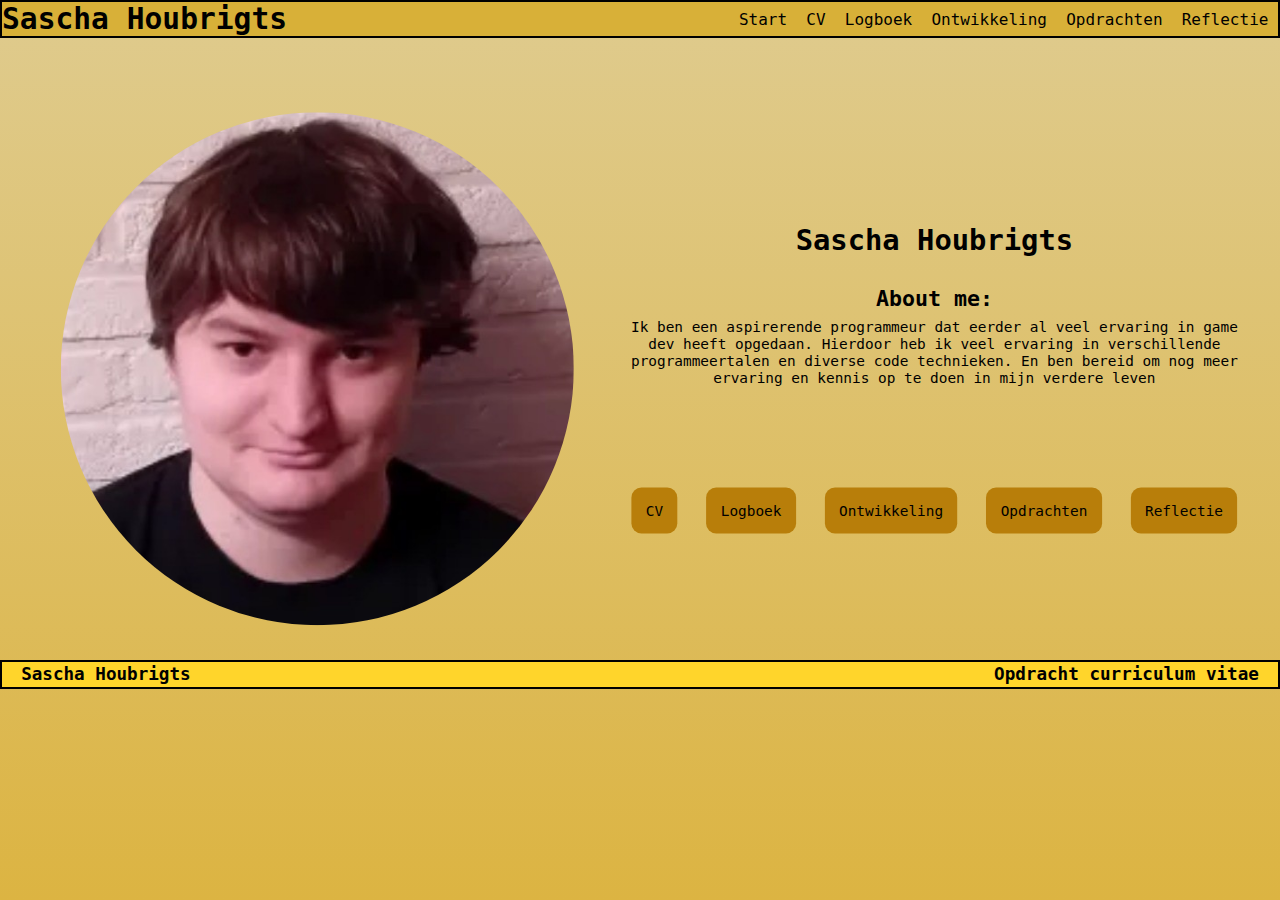
<file: Index.html>
<!DOCTYPE html>
<html lang="en">
<head>
    <meta charset="UTF-8">
    <meta name="viewport" content="width=device-width, initial-scale=1.0">
    <title>Index</title>
  <link rel="stylesheet" href="global.css">
  <link rel="stylesheet" href="Index.css">
</head>
<body>

<header>
  <nav>
    <h1>Sascha Houbrigts</h1>
    <ul class="header__nav-list">
      <li>
        <a href="Index.html">Start</a>
      </li>
      <li>
        <a href="CV.html">CV</a>
      </li>
      <li>
        <a href="Logboek.html">Logboek</a>
      </li>
      <li>
        <a href="ontwikkeling.html">Ontwikkeling</a>
      </li>
      <li>
        <a href="opdrachten.html">Opdrachten</a>
      </li>
      <li>
        <a href="reflecteren.html">Reflectie</a>
      </li>
    </ul>
  </nav>
</header>

<main>

  <div id="main__grid">
    <div id="main__column1-image">
      <img src="Assets/FotoMij.jfif" >
    </div>

    <div id="main__column2-aboutme" class="flex">
      <h1>Sascha Houbrigts</h1>
      <h2>About me:</h2>
      <p>Ik ben een aspirerende programmeur dat eerder al veel ervaring in game dev heeft opgedaan. Hierdoor heb ik veel
        ervaring in verschillende programmeertalen en diverse code technieken. En ben bereid om nog meer ervaring en
        kennis op te doen in mijn verdere leven</p>

      <ul id="main__column2_navlist">
        <li id="cv__button-background">
          <div>
            <a href="CV.html" class="button">CV</a>
          </div>
        </li>
        <li id="log__button-background" class="button">
          <div>
            <a href="Logboek.html">Logboek</a>
          </div>
        </li>
        <li id="dev__button-background" class="button">
          <div>
            <a href="ontwikkeling.html">Ontwikkeling</a>
          </div>
        </li>
        <li id="task__button-background" class="button">
          <div>
            <a href="opdrachten.html">Opdrachten</a>
          </div>
        </li>
        <li id="refl__button-background" class="button">
          <div>
            <a href="reflecteren.html">Reflectie</a>
          </div>
        </li>
      </ul>
    </div>
    </div>
</main>

<footer>

  <div class="footer__items-flex">
    <p>Sascha Houbrigts</p>
    <p>Opdracht curriculum vitae</p>
  </div>

</footer>

</body>
</html>
</file>
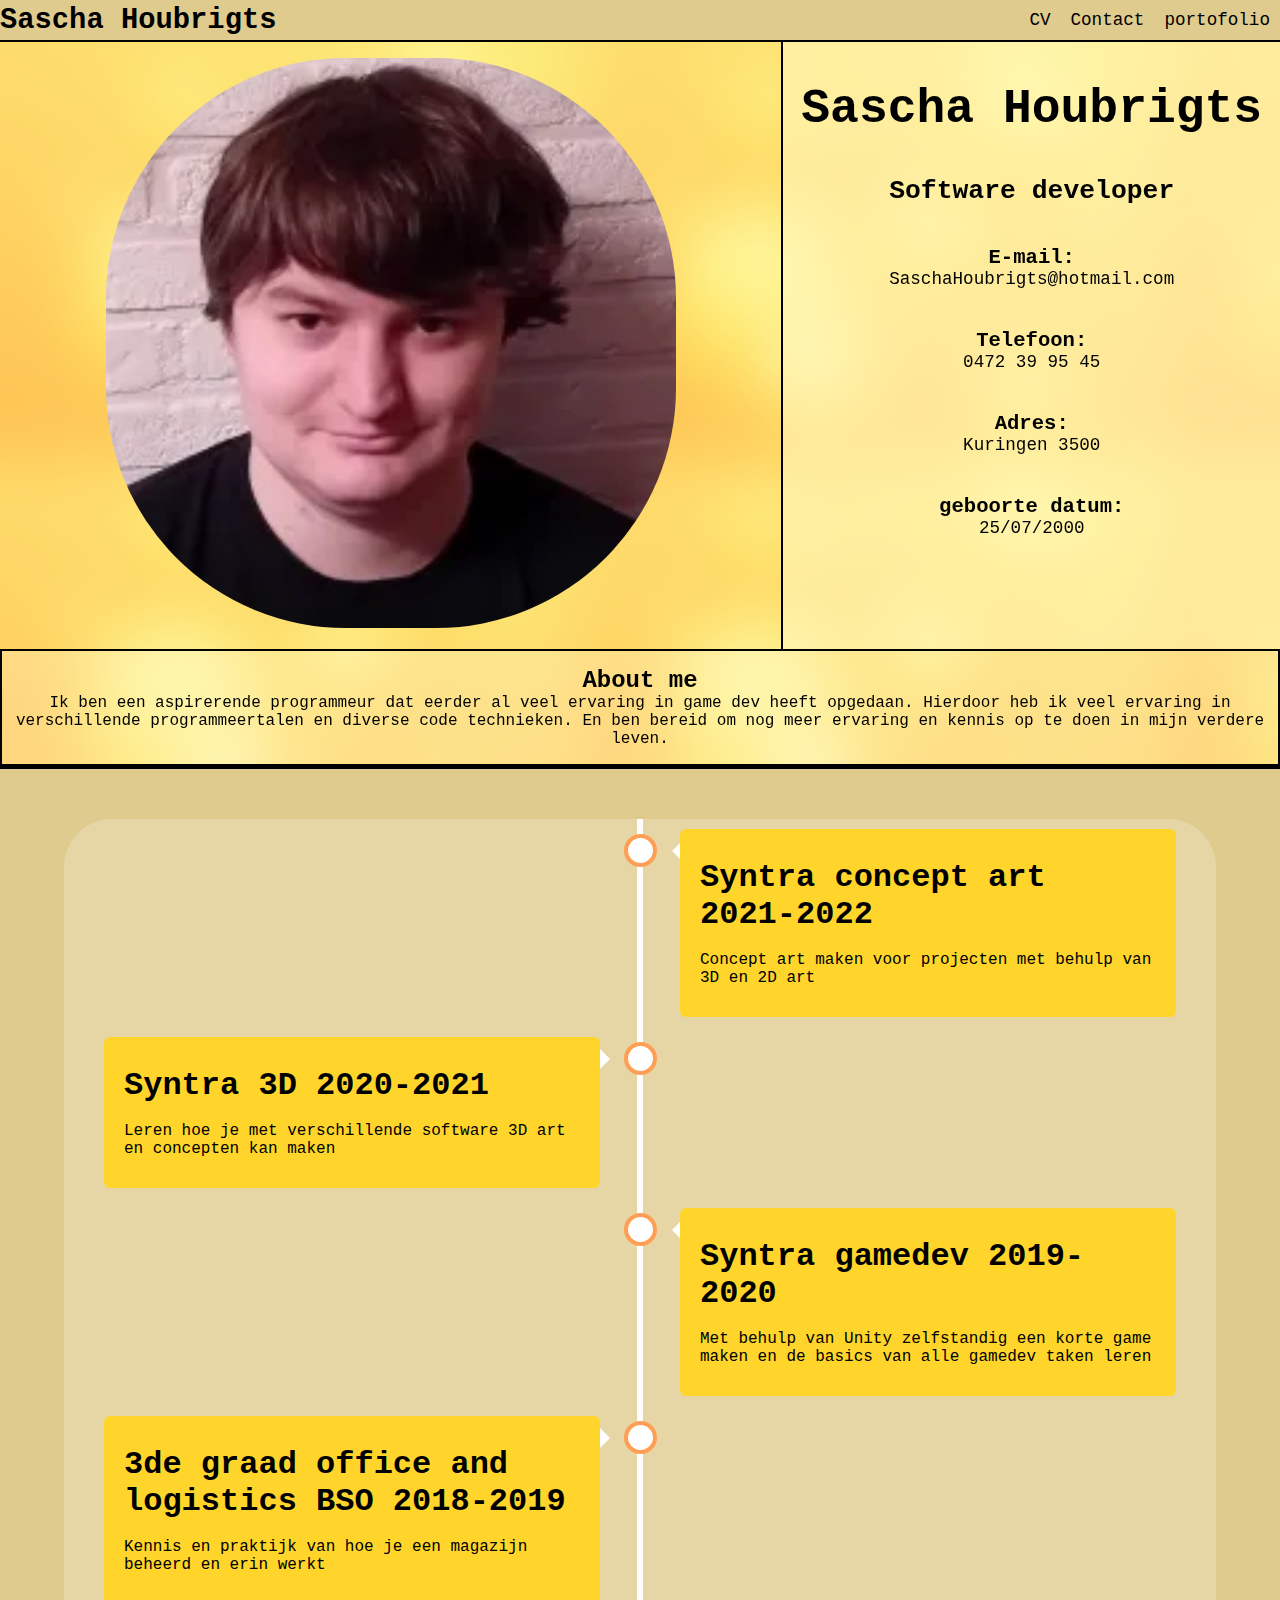
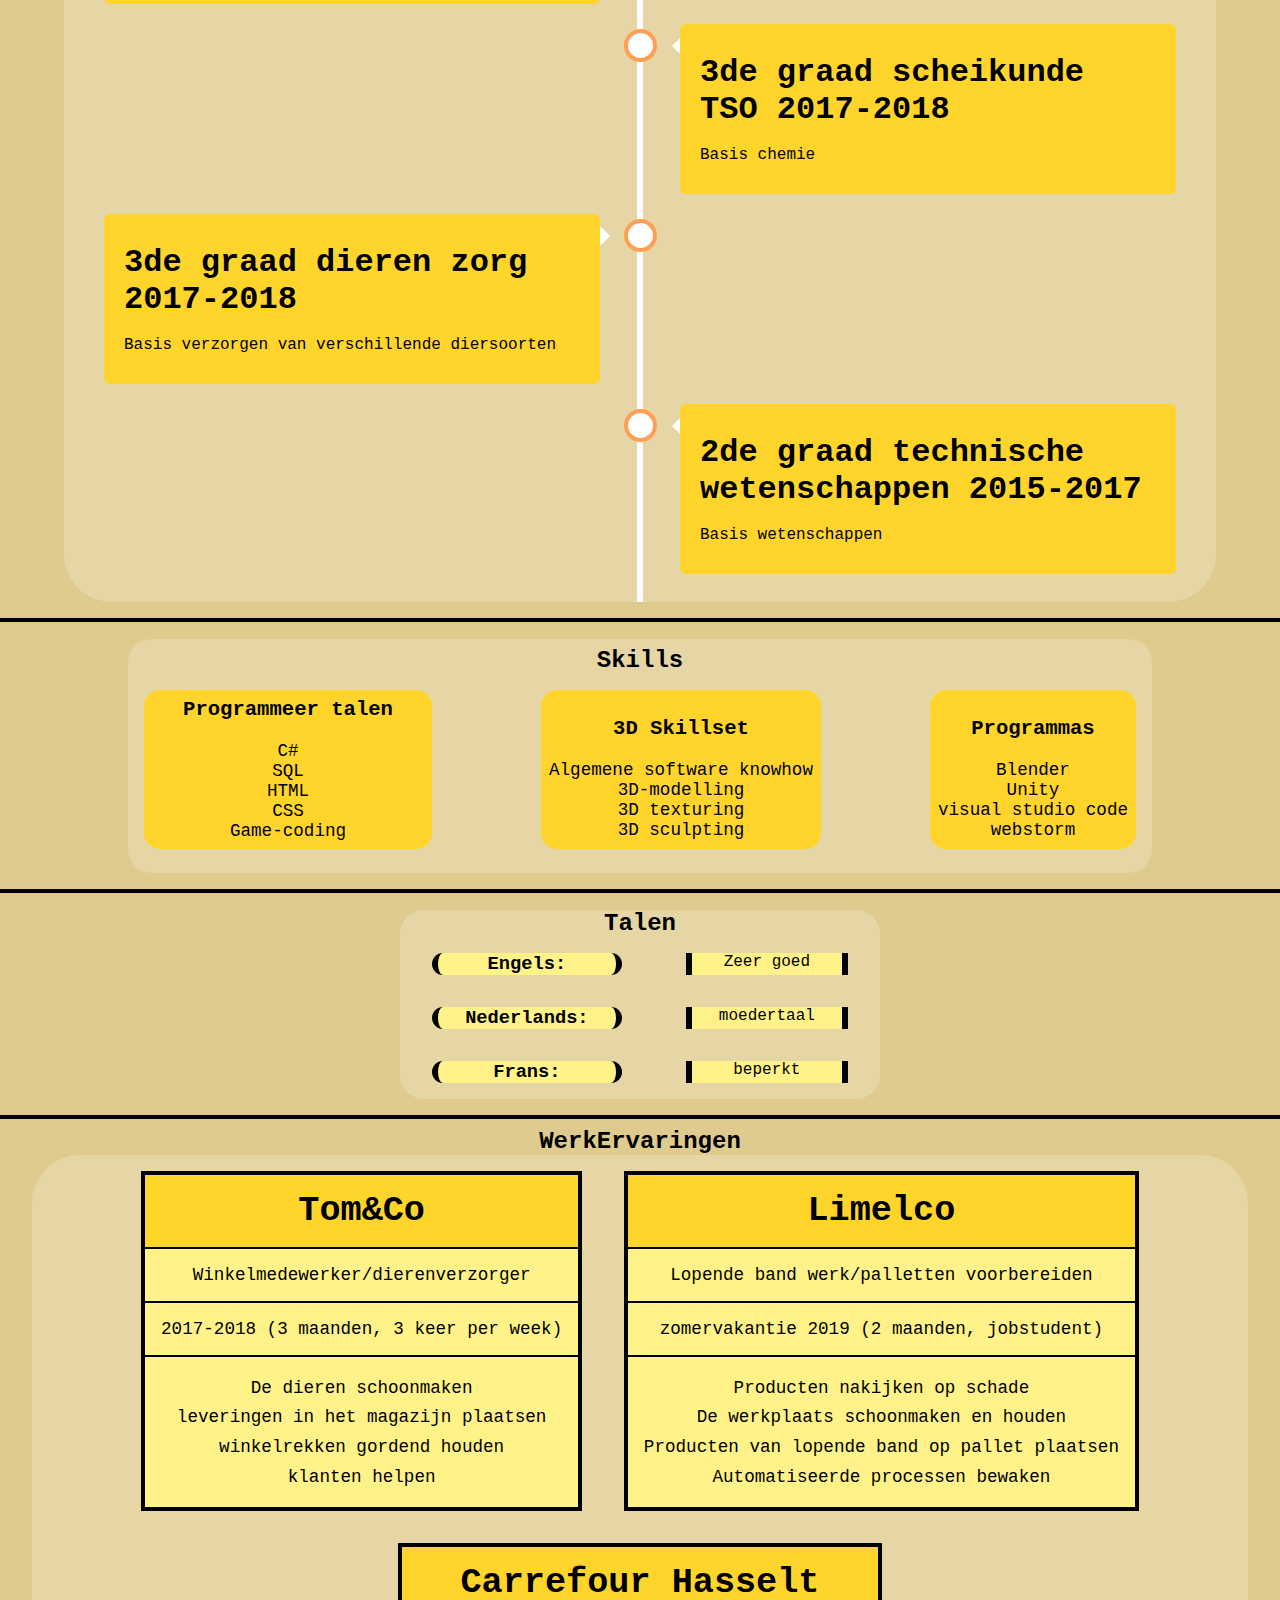
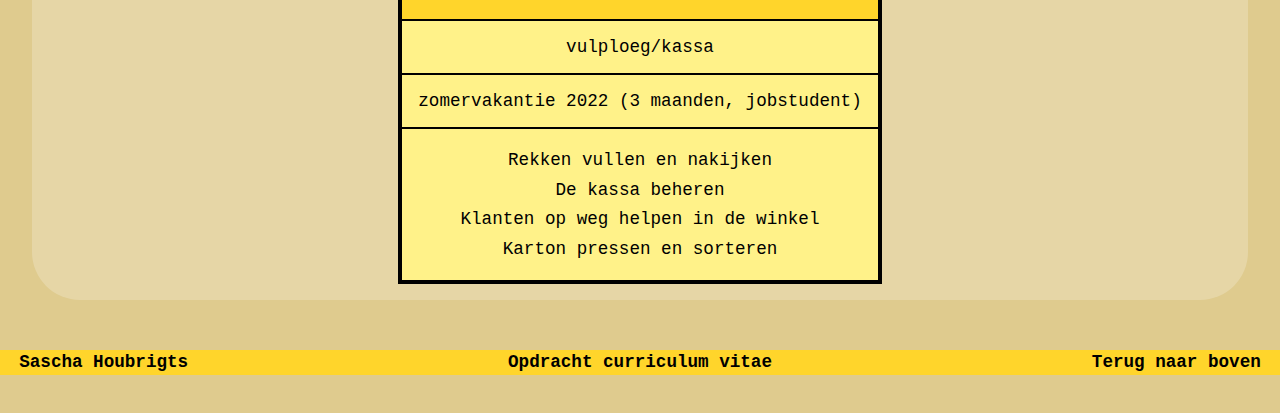
<file: index.html>
<!DOCTYPE html>
<html lang="en">
<head>
    <meta charset="UTF-8">
    <title>index</title>
  <link rel="stylesheet" href="index.css">
</head>
<body>

<nav>
  <h1>Sascha Houbrigts</h1>


  <ul class="header__nav-list">
    <li>
      CV
    </li>
    <li>
     Contact
    </li>
    <li>
      <a href="https://saschahoubrigts.wixsite.com/saschahoubrigtsporto/portfolio-collections/my-portfolio">portofolio</a>
    </li>
  </ul>
 </nav>



  <header class="whole__wide-background">
    <div class="intro__div-grid backdrop__blur-image">

      <div class="website__intro--image">
        <a href="https://www.linkedin.com/in/sascha-houbrigts-7b28042b3/" target="_blank"><img src="Assets/FotoMij.jfif" alt=""></a>
        <div id="background"></div>
      </div>


      <div class="intro__list-design backdrop__blur-list">
        <ul class="website__intro-list">
          <li><h1>Sascha Houbrigts</h1></li>
          <li><h2>Software developer</h2></li>
          <li><h3>E-mail:</h3>SaschaHoubrigts@hotmail.com</li>
          <li><h3>Telefoon:</h3>0472 39 95 45</li>
          <li><h3>Adres:</h3>Kuringen 3500</li>
          <li><h3>geboorte datum:</h3>25/07/2000</li>
        </ul>
      </div>

      <div class="aboutMe__section-design backdrop__blur-aboutme">
        <div>
          <h2>About me</h2>
          <p>Ik ben een aspirerende programmeur dat eerder al veel ervaring in game dev heeft opgedaan. Hierdoor heb ik
            veel
            ervaring in verschillende programmeertalen en diverse code technieken. En ben bereid om nog meer ervaring en
            kennis op te doen in mijn verdere leven.</p>
        </div>
      </div>
    </div>
  </header>

<main>

  <article>

    <section class="education__section-timeline">


      <div class="education__timeline-container education__timeline-right">
        <div class="education__timeline-content">
          <h1>Syntra concept art 2021-2022</h1>
          <p> <br>Concept art maken voor projecten met behulp van 3D en 2D art</p>
        </div>
      </div>

      <div class="education__timeline-container education__timeline-left">
        <div class="education__timeline-content">
          <h1>Syntra 3D 2020-2021<br></h1>
          <p><br>Leren hoe je met verschillende software 3D art en concepten kan maken</p>
        </div>
      </div>

      <div class="education__timeline-container education__timeline-right">
        <div class="education__timeline-content">
          <h1>Syntra gamedev 2019-2020<br></h1>
          <p><br>Met behulp van Unity zelfstandig een korte game maken en de basics van alle gamedev taken leren</p>
        </div>
      </div>


      <div class="education__timeline-container education__timeline-left">
        <div class="education__timeline-content">
        <h1>3de graad office and logistics BSO 2018-2019<br></h1>
        <p><br>Kennis en praktijk van hoe je een magazijn beheerd en erin werkt</p>
      </div>
      </div>

      <div class="education__timeline-container education__timeline-right">
        <div class="education__timeline-content">
          <h1>3de graad scheikunde TSO 2017-2018<br></h1>
          <p><br>Basis chemie</p>
        </div>
      </div>


        <div class="education__timeline-container education__timeline-left">
          <div class="education__timeline-content">
            <h1> 3de graad dieren zorg 2017-2018<br></h1>
            <p><br>Basis verzorgen van verschillende diersoorten</p>
          </div>
        </div>

      <div class="education__timeline-container education__timeline-right">
        <div class="education__timeline-content">
          <h1>2de graad technische wetenschappen 2015-2017<br></h1>
          <p><br>Basis wetenschappen</p>
        </div>
      </div>


      <div class=education__grid-middle>
        <p class="dot">&nbsp</p>
      </div>


    </section>

    <div class="horizontalLine"></div>
      <div class="skills__section-design">
        <h2>Skills</h2>
        <ul class="skills__section-flex">
          <li>
            <ul class="Skills__List-design">
              <li><h3>Programmeer talen</h3></li>
              <li><br>C#</li>
              <li>SQL</li>
              <li>HTML</li>
              <li>CSS</li>
              <li>Game-coding</li>
            </ul>
          </li>

          <li>
            <ul class="skills__List-design">
              <li><h3>3D Skillset</h3></li>
              <li><br>Algemene software knowhow</li>
              <li>3D-modelling</li>
              <li>3D texturing</li>
              <li>3D sculpting</li>
            </ul>
          </li>

          <li>
            <ul class="skills__List-design">
              <li><h3>Programmas</h3></li>
              <li><br>Blender</li>
              <li>Unity</li>
              <li>visual studio code</li>
              <li>webstorm</li>
            </ul>
          </li>
        </ul>
      </div>

    <div class="horizontalLine"></div>

      <div class="languages__section-design">
        <h2>Talen</h2>
        <div class="languages__section-grid">
          <h3>Engels:</h3> <p>Zeer goed</p>
          <h3>Nederlands:</h3> <p>moedertaal</p>
          <h3>Frans:</h3><p>beperkt</p>
        </div>
      </div>

    <div class="horizontalLine"></div>

    <h2>WerkErvaringen</h2>
    <div class="work__Lists-flex">
      <ul class="work__experience-list">
        <li><h1>Tom&Co</h1></li>
        <li>Winkelmedewerker/dierenverzorger</li>
        <li>2017-2018 (3 maanden, 3 keer per week)</li>
        <li>
          <ul class="work__Tasks-list">
            <li>De dieren schoonmaken</li>
            <li>leveringen in het magazijn plaatsen</li>
            <li>winkelrekken gordend houden</li>
            <li>klanten helpen</li>
          </ul>
        </li>
        </ul>

      <ul class="work__experience-list">
        <li><h1>Limelco</h1></li>
        <li>Lopende band werk/palletten voorbereiden</li>
        <li>zomervakantie 2019 (2 maanden, jobstudent)</li>
        <li>
          <ul class="work__Tasks-list">
            <li>Producten nakijken op schade</li>
            <li>De werkplaats schoonmaken en houden</li>
            <li>Producten van lopende band op pallet plaatsen</li>
            <li>Automatiseerde processen bewaken</li>
          </ul>
        </li>
      </ul>

      <ul class="work__experience-list table_list">
        <li><h1>Carrefour Hasselt</h1></li>
        <li>vulploeg/kassa</li>
        <li>zomervakantie 2022 (3 maanden, jobstudent)</li>
        <li>
          <ul class="work__Tasks-list">
            <li>Rekken vullen en nakijken</li>
            <li>De kassa beheren</li>
            <li>Klanten op weg helpen in de winkel</li>
            <li>Karton pressen en sorteren</li>
          </ul>
        </li>
      </ul>

      <!--<table class="table">
        <tr>
          <th>
            <h1>Carrefour Hasselt</h1>
          </th>
        <tr>
        <td>Rekken vullen en nakijken</td></tr>
        <tr>
          <td>De kassa beheren</td></tr>
        <tr>
          <td>Klanten op weg helpen in de winkel</td></tr>
        <tr>
          <td>Karton pressen en sorteren</td></tr>
      </table>-->
    </div>

  </article>
  
</main>

<footer>

  <div class="footer__items-flex">
    <p>Sascha Houbrigts</p>
    <p>Opdracht curriculum vitae</p>
    <p><a href="#">Terug naar boven</a></p>
  </div>

</footer>

</body>
</html>
</file>
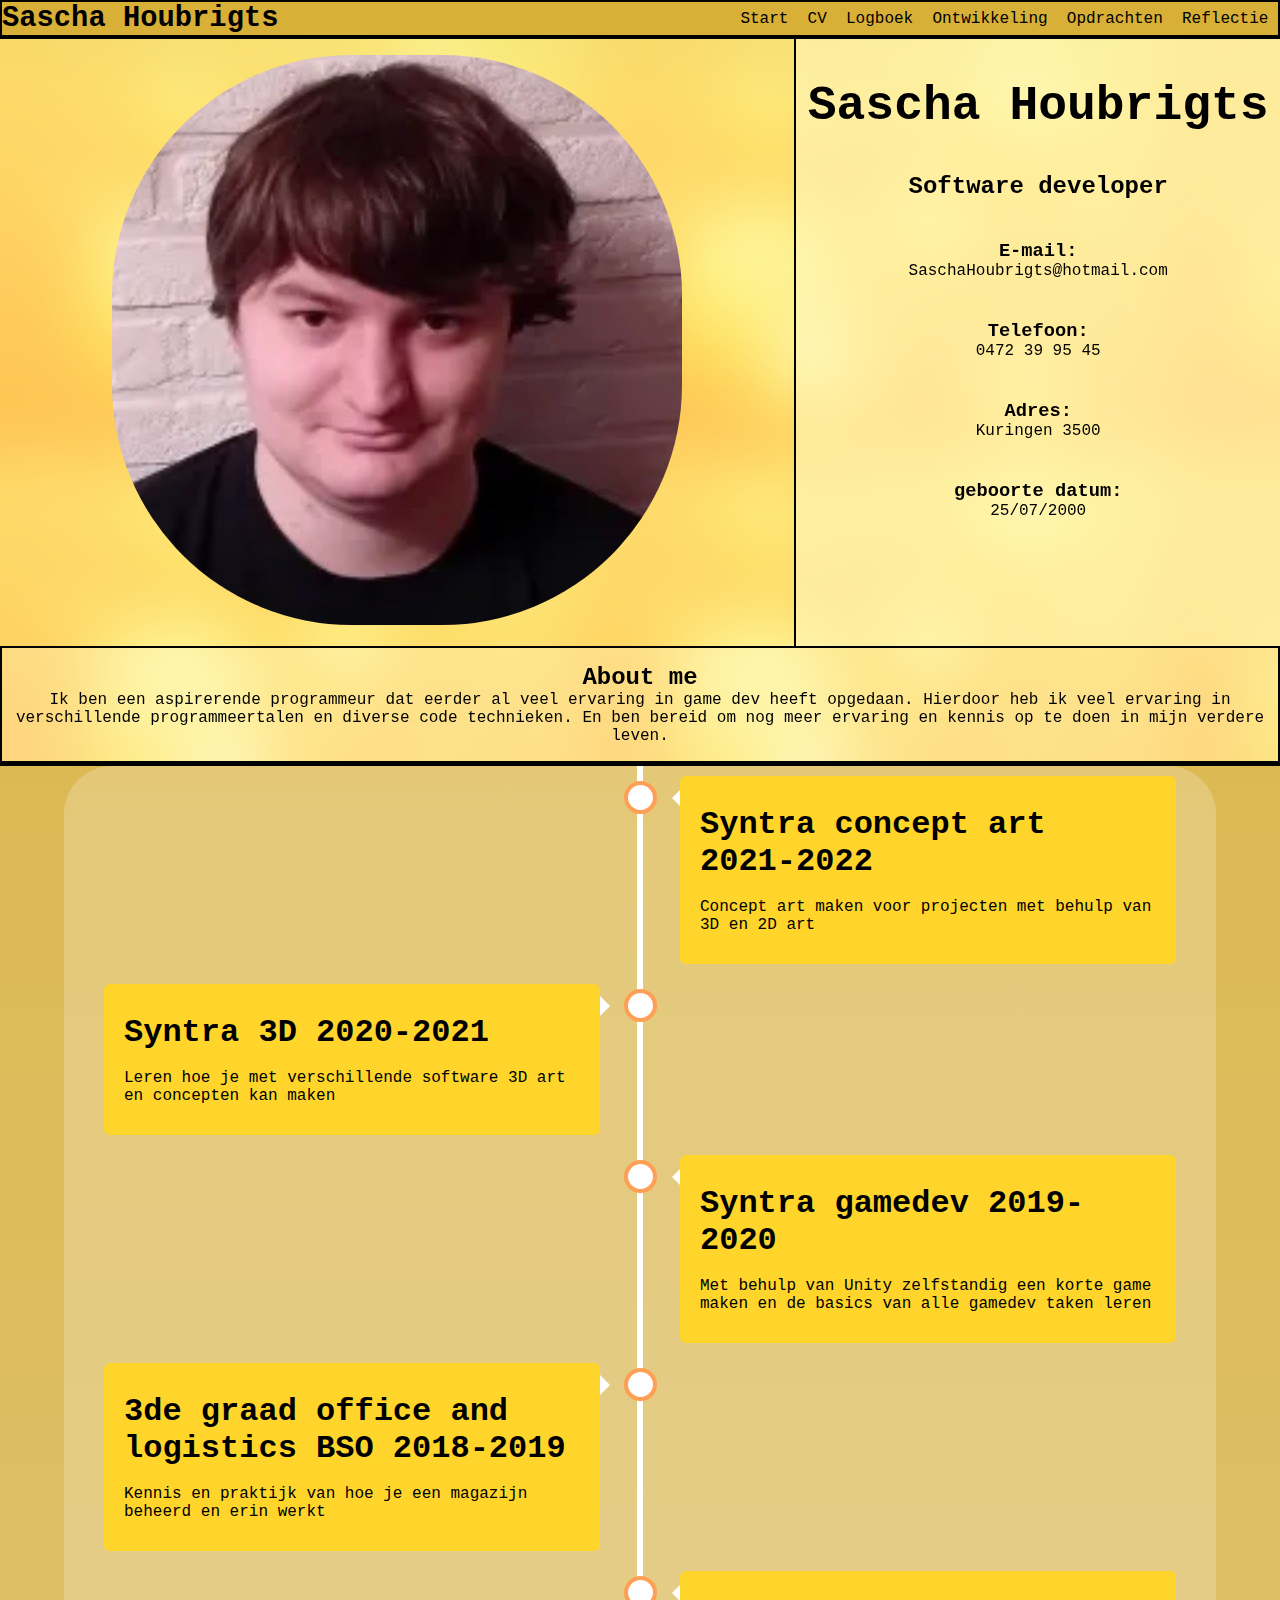
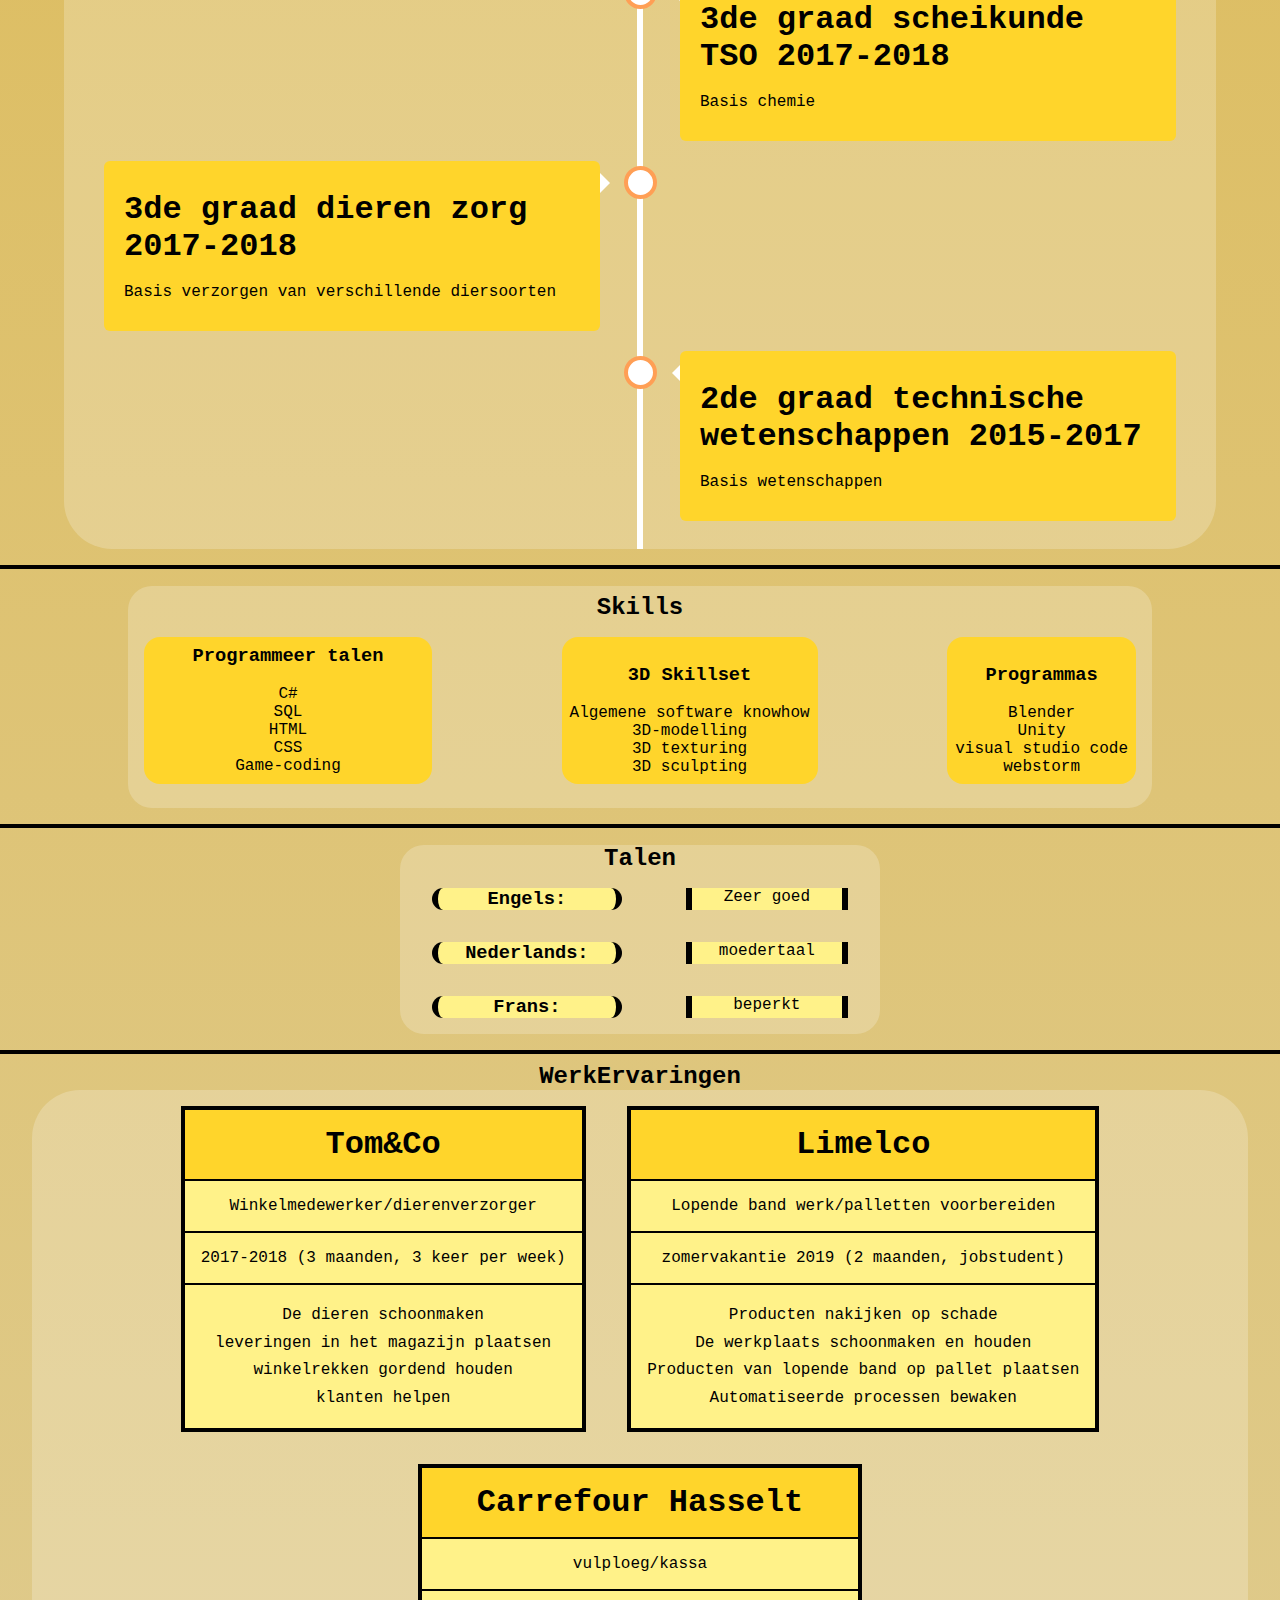
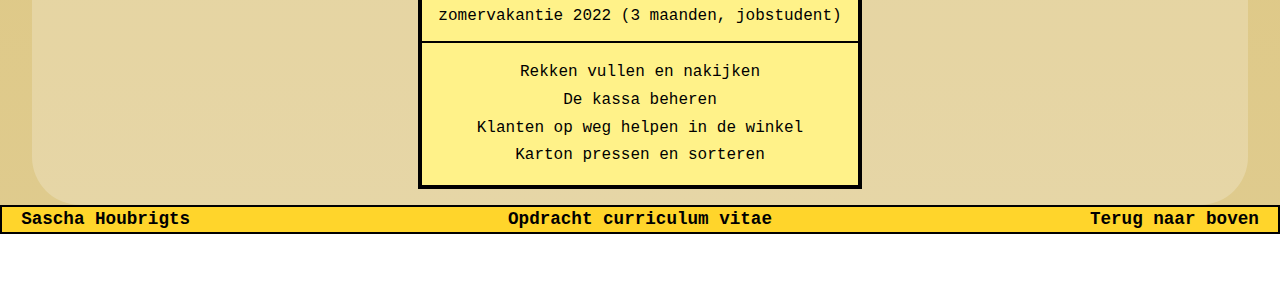
<file: CV.html>
<!DOCTYPE html>
<html lang="en">
<head>
    <meta charset="UTF-8">
    <title>CV</title>
  <link rel="stylesheet" href="global.css">
  <link rel="stylesheet" href="CV.css">
</head>
<body>

<header>
  <nav>
    <h1>Sascha Houbrigts</h1>
    <ul class="header__nav-list">
      <li>
        <a href="Index.html">Start</a>
      </li>
      <li>
        <a href="CV.html">CV</a>
      </li>
      <li>
        <a href="Logboek.html">Logboek</a>
      </li>
      <li>
        <a href="ontwikkeling.html">Ontwikkeling</a>
      </li>
      <li>
        <a href="opdrachten.html">Opdrachten</a>
      </li>
      <li>
        <a href="reflecteren.html">Reflectie</a>
      </li>
    </ul>
  </nav>
</header>

<main>
  <article class="whole__wide-background" id="cv-grid">
    <div class="intro__div-grid backdrop__blur-image">

      <div class="website__intro--image">
        <a href="https://www.linkedin.com/in/sascha-houbrigts-7b28042b3/" target="_blank"><img src="Assets/FotoMij.jfif" alt=""></a>
        <div id="background"></div>
      </div>


      <div class="intro__list-design backdrop__blur-list">
        <ul class="website__intro-list">
          <li><h1>Sascha Houbrigts</h1></li>
          <li><h2>Software developer</h2></li>
          <li><h3>E-mail:</h3>SaschaHoubrigts@hotmail.com</li>
          <li><h3>Telefoon:</h3>0472 39 95 45</li>
          <li><h3>Adres:</h3>Kuringen 3500</li>
          <li><h3>geboorte datum:</h3>25/07/2000</li>
        </ul>
      </div>

      <div class="aboutMe__section-design backdrop__blur-aboutme">
        <div>
          <h2>About me</h2>
          <p>Ik ben een aspirerende programmeur dat eerder al veel ervaring in game dev heeft opgedaan. Hierdoor heb ik
            veel
            ervaring in verschillende programmeertalen en diverse code technieken. En ben bereid om nog meer ervaring en
            kennis op te doen in mijn verdere leven.</p>
        </div>
      </div>
    </div>
  </article>

  <article>

    <section class="education__section-timeline">


      <div class="education__timeline-container education__timeline-right">
        <div class="education__timeline-content">
          <h1>Syntra concept art 2021-2022</h1>
          <p> <br>Concept art maken voor projecten met behulp van 3D en 2D art</p>
        </div>
      </div>

      <div class="education__timeline-container education__timeline-left">
        <div class="education__timeline-content">
          <h1>Syntra 3D 2020-2021<br></h1>
          <p><br>Leren hoe je met verschillende software 3D art en concepten kan maken</p>
        </div>
      </div>

      <div class="education__timeline-container education__timeline-right">
        <div class="education__timeline-content">
          <h1>Syntra gamedev 2019-2020<br></h1>
          <p><br>Met behulp van Unity zelfstandig een korte game maken en de basics van alle gamedev taken leren</p>
        </div>
      </div>


      <div class="education__timeline-container education__timeline-left">
        <div class="education__timeline-content">
        <h1>3de graad office and logistics BSO 2018-2019<br></h1>
        <p><br>Kennis en praktijk van hoe je een magazijn beheerd en erin werkt</p>
      </div>
      </div>

      <div class="education__timeline-container education__timeline-right">
        <div class="education__timeline-content">
          <h1>3de graad scheikunde TSO 2017-2018<br></h1>
          <p><br>Basis chemie</p>
        </div>
      </div>


        <div class="education__timeline-container education__timeline-left">
          <div class="education__timeline-content">
            <h1> 3de graad dieren zorg 2017-2018<br></h1>
            <p><br>Basis verzorgen van verschillende diersoorten</p>
          </div>
        </div>

      <div class="education__timeline-container education__timeline-right">
        <div class="education__timeline-content">
          <h1>2de graad technische wetenschappen 2015-2017<br></h1>
          <p><br>Basis wetenschappen</p>
        </div>
      </div>


      <div class=education__grid-middle>
        <p class="dot">&nbsp</p>
      </div>


    </section>

    <div class="horizontalLine"></div>
      <div class="skills__section-design">
        <h2>Skills</h2>
        <ul class="skills__section-flex">
          <li>
            <ul class="Skills__List-design">
              <li><h3>Programmeer talen</h3></li>
              <li><br>C#</li>
              <li>SQL</li>
              <li>HTML</li>
              <li>CSS</li>
              <li>Game-coding</li>
            </ul>
          </li>

          <li>
            <ul class="skills__List-design">
              <li><h3>3D Skillset</h3></li>
              <li><br>Algemene software knowhow</li>
              <li>3D-modelling</li>
              <li>3D texturing</li>
              <li>3D sculpting</li>
            </ul>
          </li>

          <li>
            <ul class="skills__List-design">
              <li><h3>Programmas</h3></li>
              <li><br>Blender</li>
              <li>Unity</li>
              <li>visual studio code</li>
              <li>webstorm</li>
            </ul>
          </li>
        </ul>
      </div>

    <div class="horizontalLine"></div>

      <div class="languages__section-design">
        <h2>Talen</h2>
        <div class="languages__section-grid">
          <h3>Engels:</h3> <p>Zeer goed</p>
          <h3>Nederlands:</h3> <p>moedertaal</p>
          <h3>Frans:</h3><p>beperkt</p>
        </div>
      </div>

    <div class="horizontalLine"></div>

    <h2>WerkErvaringen</h2>
    <div class="work__Lists-flex">
      <ul class="work__experience-list">
        <li><h1>Tom&Co</h1></li>
        <li>Winkelmedewerker/dierenverzorger</li>
        <li>2017-2018 (3 maanden, 3 keer per week)</li>
        <li>
          <ul class="work__Tasks-list">
            <li>De dieren schoonmaken</li>
            <li>leveringen in het magazijn plaatsen</li>
            <li>winkelrekken gordend houden</li>
            <li>klanten helpen</li>
          </ul>
        </li>
        </ul>

      <ul class="work__experience-list">
        <li><h1>Limelco</h1></li>
        <li>Lopende band werk/palletten voorbereiden</li>
        <li>zomervakantie 2019 (2 maanden, jobstudent)</li>
        <li>
          <ul class="work__Tasks-list">
            <li>Producten nakijken op schade</li>
            <li>De werkplaats schoonmaken en houden</li>
            <li>Producten van lopende band op pallet plaatsen</li>
            <li>Automatiseerde processen bewaken</li>
          </ul>
        </li>
      </ul>

      <ul class="work__experience-list table_list">
        <li><h1>Carrefour Hasselt</h1></li>
        <li>vulploeg/kassa</li>
        <li>zomervakantie 2022 (3 maanden, jobstudent)</li>
        <li>
          <ul class="work__Tasks-list">
            <li>Rekken vullen en nakijken</li>
            <li>De kassa beheren</li>
            <li>Klanten op weg helpen in de winkel</li>
            <li>Karton pressen en sorteren</li>
          </ul>
        </li>
      </ul>

      <!--<table class="table">
        <tr>
          <th>
            <h1>Carrefour Hasselt</h1>
          </th>
        <tr>
        <td>Rekken vullen en nakijken</td></tr>
        <tr>
          <td>De kassa beheren</td></tr>
        <tr>
          <td>Klanten op weg helpen in de winkel</td></tr>
        <tr>
          <td>Karton pressen en sorteren</td></tr>
      </table>-->
    </div>

  </article>
  
</main>

<footer>
  <div class="footer__items-flex">
    <p>Sascha Houbrigts</p>
    <p>Opdracht curriculum vitae</p>
    <p><a href="#">Terug naar boven</a></p>
  </div>
</footer>
</body>
</html>
</file>
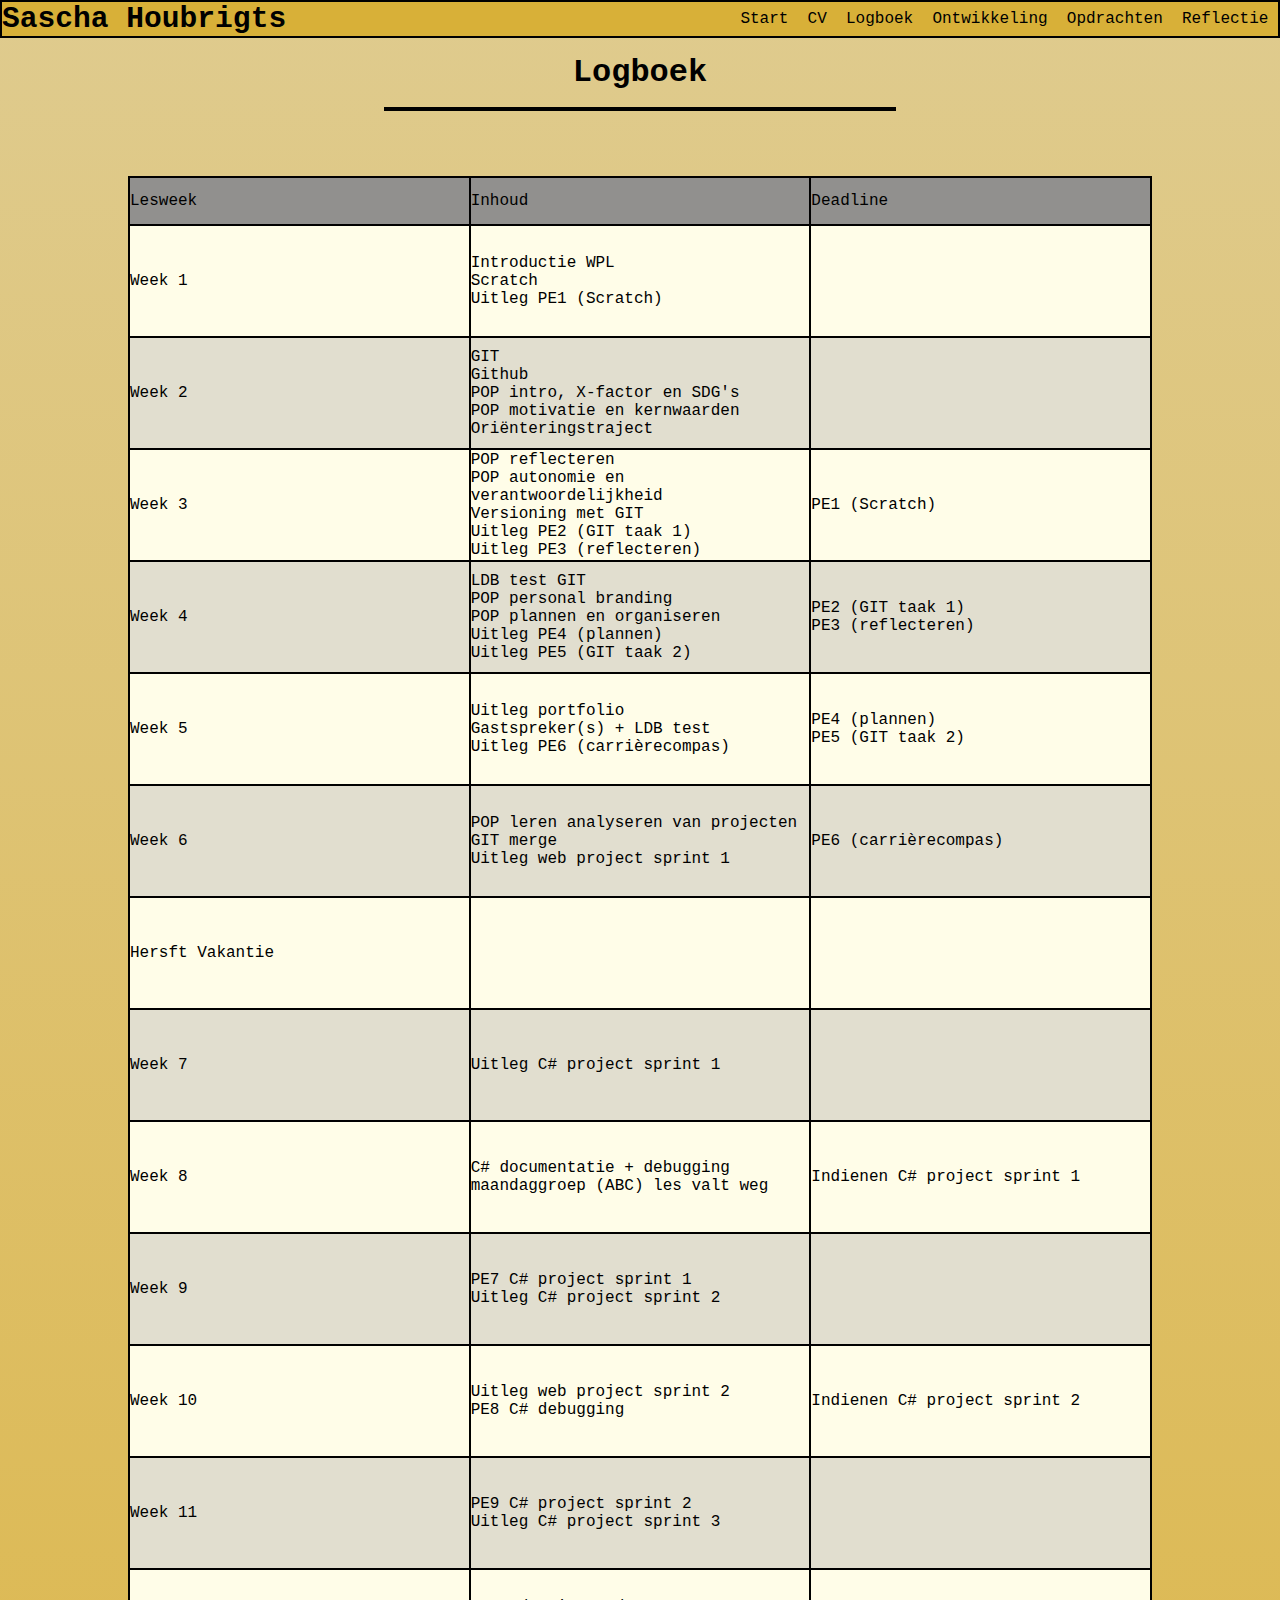
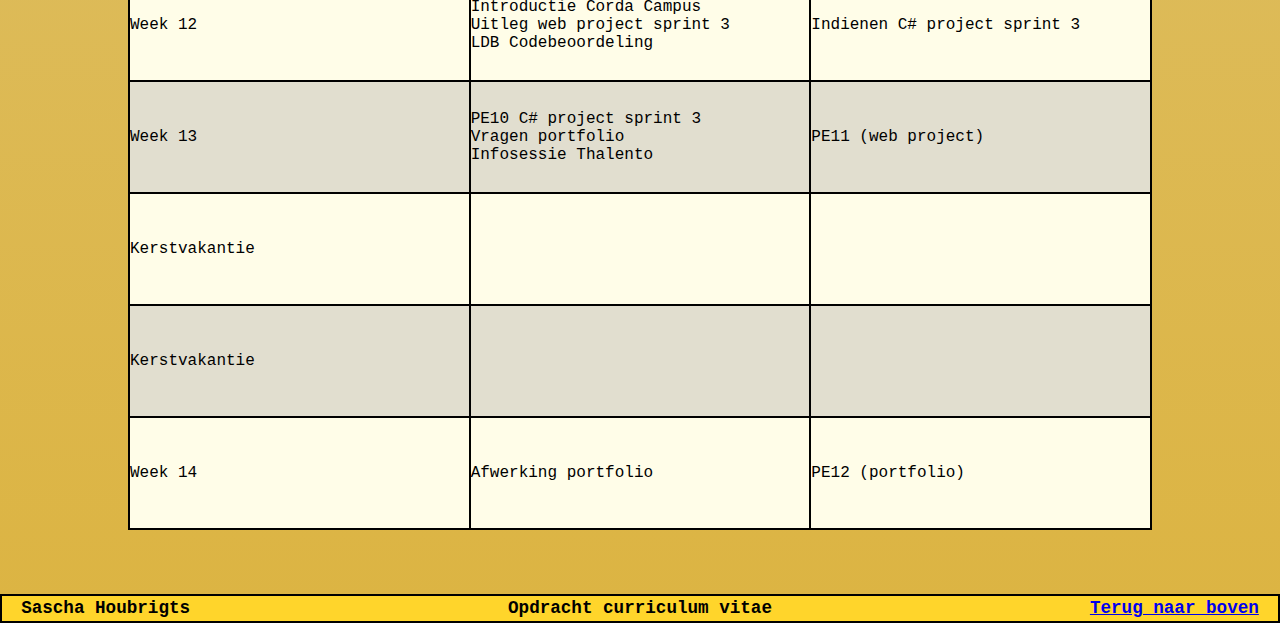
<file: Logboek.html>
<!DOCTYPE html>
<html lang="en">
<head>
    <meta charset="UTF-8">
    <meta name="viewport" content="width=device-width, initial-scale=1.0">
    <title>logboek</title>
    <link rel="stylesheet" href="Logboek.css">
    <link rel="stylesheet" href="global.css">
</head>
<body>

<header>
    <nav>
        <h1>Sascha Houbrigts</h1>
        <ul class="header__nav-list">
            <li>
                <a href="Index.html">Start</a>
            </li>
            <li>
                <a href="CV.html">CV</a>
            </li>
            <li>
                <a href="Logboek.html">Logboek</a>
            </li>
            <li>
                <a href="ontwikkeling.html">Ontwikkeling</a>
            </li>
            <li>
                <a href="opdrachten.html">Opdrachten</a>
            </li>
            <li>
                <a href="reflecteren.html">Reflectie</a>
            </li>
        </ul>
    </nav>
</header>

<main>


    <h1>Logboek</h1>
    <div class="horizontalLinesmall"></div>

    <div id="main-grid">
        <div id="colmun1" class="colspan">
            <div class="head__cell">
                <p>Lesweek</p>
            </div>

            <div class="cell">
                <p>Week 1</p>
            </div>

            <div class="cell">
                <p>Week 2</p>
            </div>

            <div class="cell">
                <p>Week 3</p>
            </div>

            <div class="cell">
                <p>Week 4</p>
            </div>

            <div class="cell">
                <p>Week 5</p>
            </div>

            <div class="cell">
                <p>Week 6</p>
            </div>

            <div class="cell">
                <p>Hersft Vakantie</p>
            </div>

            <div class="cell">
                <p>Week 7</p>
            </div>

            <div class="cell">
                <p>Week 8</p>
            </div>

            <div class="cell">
                <p>Week 9</p>
            </div>

            <div class="cell">
                <p>Week 10</p>
            </div>

            <div class="cell">
                <p>Week 11</p>
            </div>

            <div class="cell">
                <p>Week 12</p>
            </div>

            <div class="cell">
                <p>Week 13</p>
            </div>

            <div class="cell">
                <p>Kerstvakantie</p>
            </div>

            <div class="cell">
                <p>Kerstvakantie</p>
            </div>

            <div class="cell">
                <p>Week 14</p>
            </div>
        </div>


        <div id="colmun2" class="colspan">
            <div class="head__cell">
                <p>Inhoud</p>
            </div>

            <div class="cell">
                <p>Introductie WPL</p>
                <p>Scratch</p>
                <p>Uitleg PE1 (Scratch)</p>
            </div>

            <div class="cell">
                <p>GIT</p>
                <p>Github</p>
                <p>POP intro, X-factor en SDG's</p>
                <p>POP motivatie en kernwaarden</p>
                <p>Oriënteringstraject</p>
            </div>

            <div class="cell">
                <p>POP reflecteren​</p>
                <p>POP autonomie en verantwoordelijkheid</p>
                <p>Versioning met GIT</p>
                <p>Uitleg PE2 (GIT taak 1)</p>
                <p>Uitleg PE3 (reflecteren)</p>
            </div>


            <div class="cell">
                <p>LDB test GIT</p>
                <p>POP personal branding</p>
                <p>POP plannen en organiseren</p>
                <p>Uitleg PE4 (plannen)</p>
                <p>Uitleg PE5 (GIT taak 2)</p>
            </div>

            <div class="cell">
                <p>Uitleg portfolio</p>
                <p>Gastspreker(s) + LDB test</p>
                <p>Uitleg PE6 (carrièrecompas)</p>
            </div>

            <div class="cell">
                <p>POP leren analyseren van projecten</p>
                <p>GIT merge</p>
                <p>Uitleg web project sprint 1</p>
            </div>

            <div class="cell">
            </div>

            <div class="cell">
                <p>Uitleg C# project sprint 1</p>
            </div>

            <div class="cell">
                <p>C# documentatie + debugging</p>
                <p>maandaggroep (ABC) les valt weg</p>
            </div>

            <div class="cell">
                <p>PE7 C# project sprint 1</p>
                <p>Uitleg C# project sprint 2</p>
            </div>

            <div class="cell">
                <p>Uitleg web project sprint 2</p>
                <p>PE8 C# debugging</p>
            </div>

            <div class="cell">
                <p>PE9 C# project sprint 2</p>
                <p>Uitleg C# project sprint 3</p>
            </div>

            <div class="cell">
                <p>Introductie Corda Campus</p>
                <p>Uitleg web project sprint 3</p>
                <p>LDB Codebeoordeling</p>
            </div>

            <div class="cell">
                <p>PE10 C# project sprint 3</p>
                <p>Vragen portfolio</p>
                <p>Infosessie Thalento</p>
            </div>

            <div class="cell">
            </div>

            <div class="cell">
            </div>

            <div class="cell">
                <p>Afwerking portfolio</p>
            </div>

        </div>

        <div id="colmun3" class="colspan">
            <div class="head__cell">
                <p>Deadline</p>
            </div>

            <div class="cell">
                <p></p>
            </div>

            <div class="cell">
                <p></p>
            </div>

            <div class="cell">
                <p>PE1 (Scratch)</p>
            </div>

            <div class="cell">
                <p>PE2 (GIT taak 1)</p>
                <p>PE3 (reflecteren)</p>
            </div>

            <div class="cell">
                <p>PE4 (plannen)</p>
                <p>PE5 (GIT taak 2)</p>
            </div>

            <div class="cell">
                <p>PE6 (carrièrecompas)</p>
            </div>

            <div class="cell">
                <p></p>
            </div>

            <div class="cell">
                <p></p>
            </div>

            <div class="cell">
                <p>Indienen C# project sprint 1</p>
            </div>

            <div class="cell">
                <p></p>
            </div>

            <div class="cell">
                <p>Indienen C# project sprint 2</p>
            </div>

            <div class="cell">
                <p></p>
            </div>

            <div class="cell">
                <p>Indienen C# project sprint 3</p>
            </div>

            <div class="cell">
                <p>PE11 (web project)</p>
            </div>

            <div class="cell">
                <p></p>
            </div>

            <div class="cell">
                <p></p>
            </div>

            <div class="cell">
                <p>PE12 (portfolio)</p>
            </div>

        </div>
    </div>
</main>

<footer>
    <div class="footer__items-flex">
        <p>Sascha Houbrigts</p>
        <p>Opdracht curriculum vitae</p>
        <p><a href="#">Terug naar boven</a></p>
    </div>
</footer>

</body>
</html>
</file>
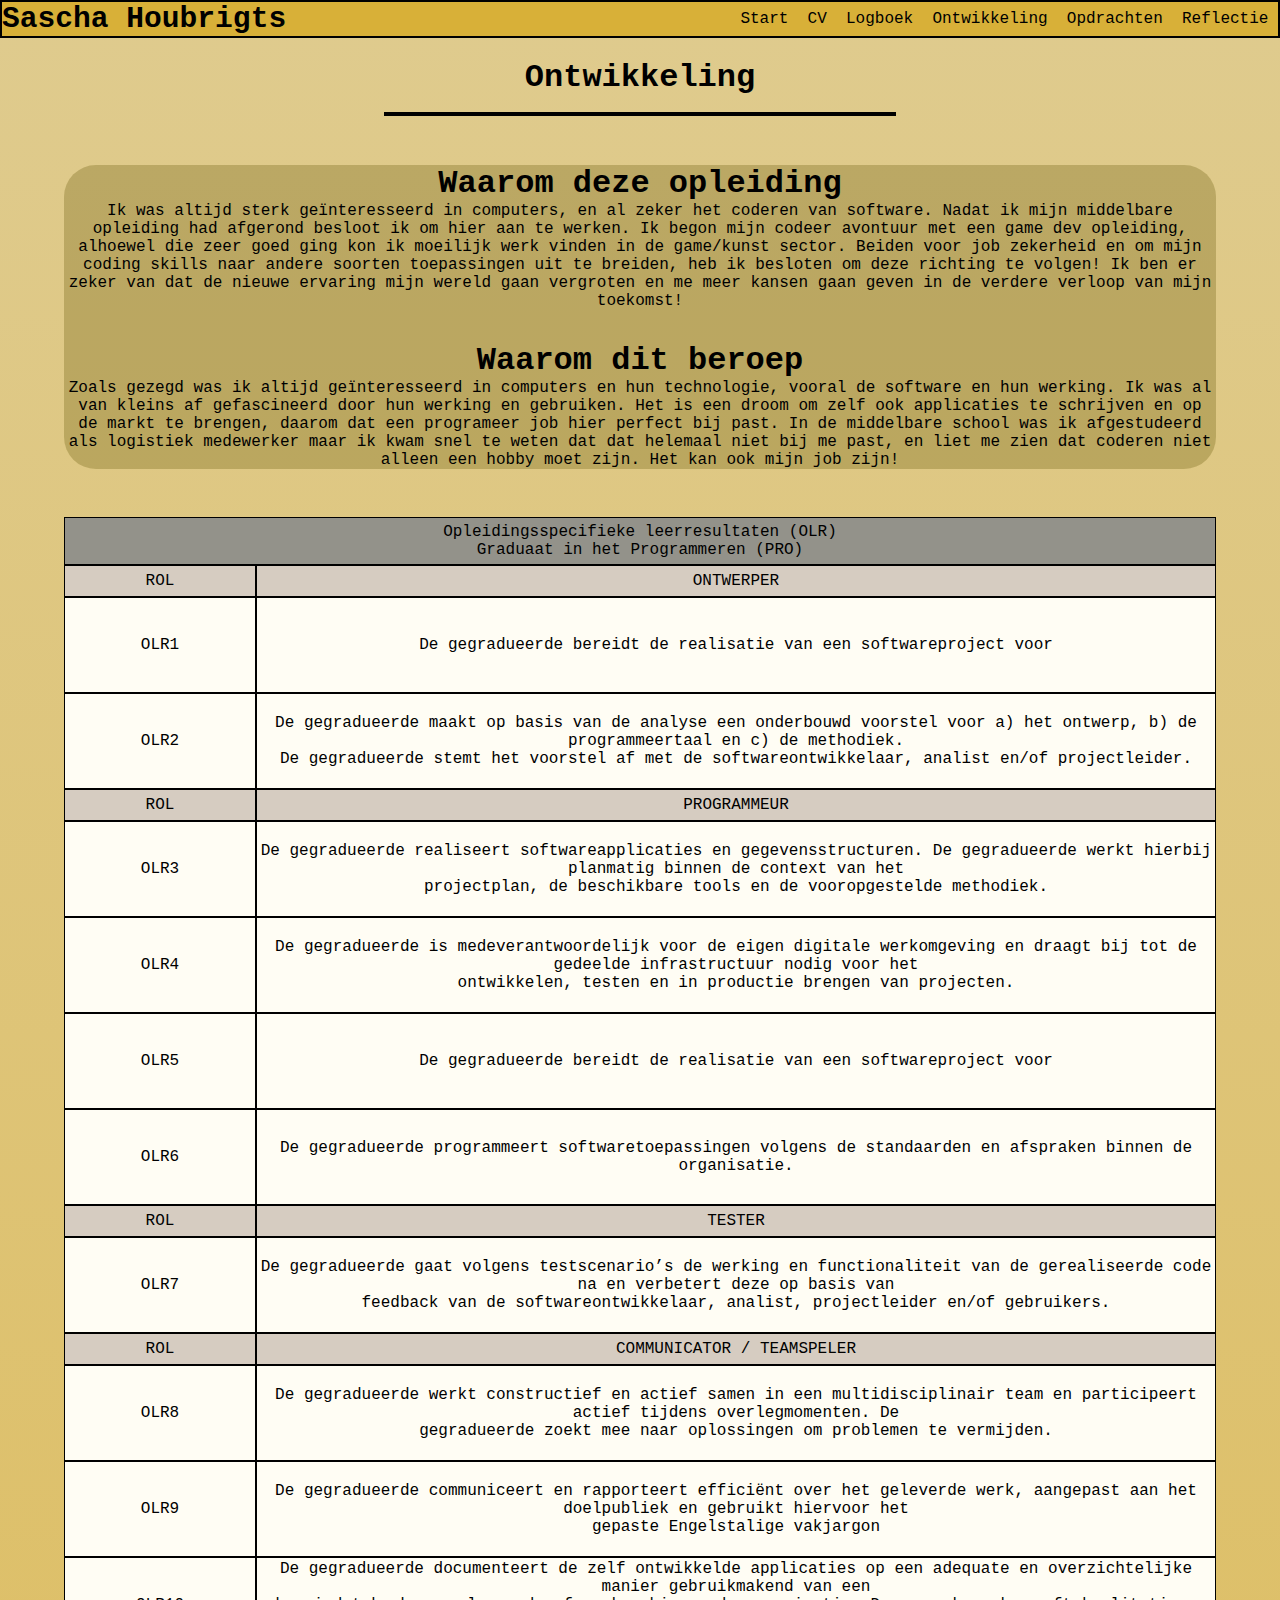
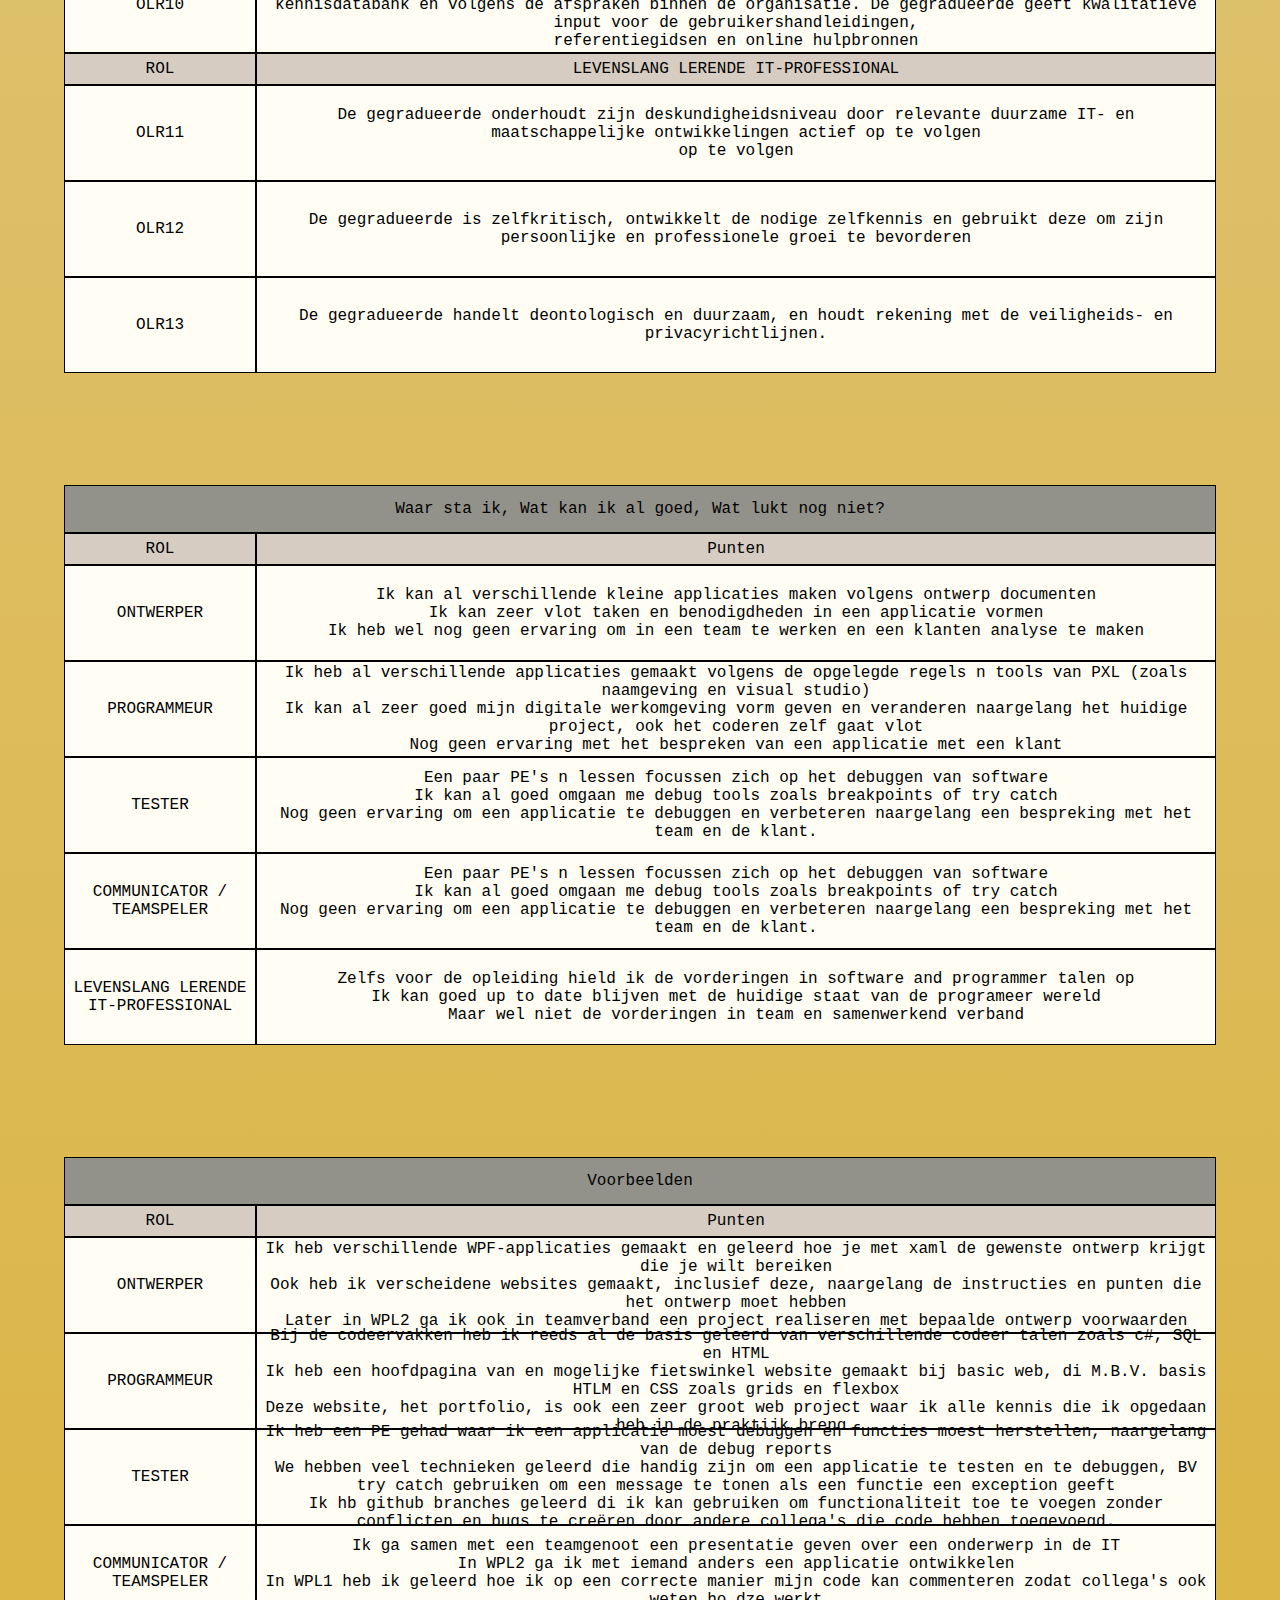
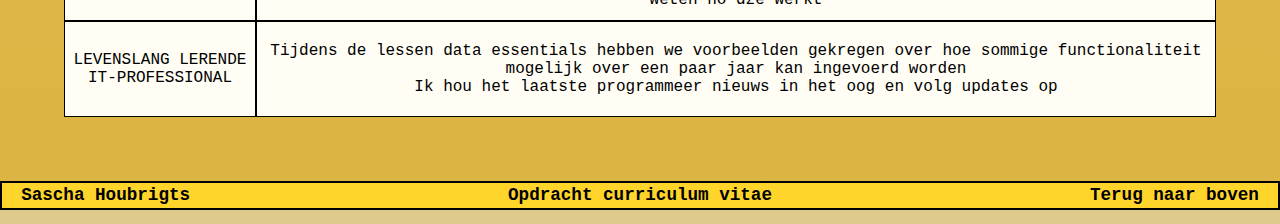
<file: ontwikkeling.html>
<!DOCTYPE html>
<html lang="en">
<head>
  <meta charset="UTF-8">
  <meta name="viewport" content="width=device-width, initial-scale=1.0">
  <link href="ontwikkeling.css" rel="stylesheet">
  <link rel="stylesheet" href="global.css">
  <title>ontwikkeling</title>
</head>
<body>

<header>
  <nav>
    <h1>Sascha Houbrigts</h1>
    <ul class="header__nav-list">
      <li>
        <a href="Index.html">Start</a>
      </li>
      <li>
        <a href="CV.html">CV</a>
      </li>
      <li>
        <a href="Logboek.html">Logboek</a>
      </li>
      <li>
        <a href="ontwikkeling.html">Ontwikkeling</a>
      </li>
      <li>
        <a href="opdrachten.html">Opdrachten</a>
      </li>
      <li>
        <a href="reflecteren.html">Reflectie</a>
      </li>
    </ul>
  </nav>
</header>

<main>

  <h1>Ontwikkeling</h1>
  <div class="horizontalLinesmall"></div>

  <article>
    <h1>Waarom deze opleiding</h1>
    <p>  Ik was altijd sterk geïnteresseerd in computers, en al zeker het coderen van software. Nadat ik mijn middelbare opleiding had afgerond besloot ik om hier aan te werken. Ik begon mijn codeer avontuur met een game dev opleiding, alhoewel die zeer goed ging kon ik moeilijk werk vinden in de game/kunst sector. Beiden voor job zekerheid en om mijn coding skills naar andere soorten toepassingen uit te breiden, heb ik besloten om deze richting te volgen! Ik ben er zeker van dat de nieuwe ervaring mijn wereld gaan vergroten en me meer kansen gaan geven in de verdere verloop van mijn toekomst!</p>
    <h1>Waarom dit beroep</h1>
    <p id="second___paragraph">  Zoals gezegd was ik altijd geïnteresseerd in computers en hun technologie, vooral de software en hun werking. Ik was al van kleins af gefascineerd door hun werking en gebruiken. Het is een droom om zelf ook applicaties te schrijven en op de markt te brengen, daarom dat een programeer job hier perfect bij past. In de middelbare school was ik afgestudeerd als logistiek medewerker maar ik kwam snel te weten dat dat helemaal niet bij me past, en liet me zien dat coderen niet alleen een hobby moet zijn. Het kan ook mijn job zijn!</p>
  </article>

  <div class="main-grid">
    <div class="head__cell" >
      <p>Opleidingsspecifieke leerresultaten (OLR)</p>
      <p>Graduaat in het Programmeren (PRO)</p>
    </div>
    <div class="colmun1">
      <div class="mid-cell">
        <p>ROL</p>
      </div>

      <div class="cell">
        <p>OLR1</p>
      </div>

      <div class="cell">
        <p>OLR2</p>
      </div>

      <div class="mid-cell">
        <p>ROL</p>
      </div>

      <div class="cell">
        <p>OLR3</p>
      </div>

      <div class="cell">
        <p>OLR4</p>
      </div>

      <div class="cell">
        <p>OLR5</p>
      </div>

      <div class="cell">
        <p>OLR6</p>
      </div>

      <div class="mid-cell">
        <p>ROL</p>
      </div>

      <div class="cell">
        <p>OLR7</p>
      </div>

      <div class="mid-cell">
        <p>ROL</p>
      </div>

      <div class="cell">
        <p>OLR8</p>
      </div>

      <div class="cell">
        <p>OLR9</p>
      </div>

      <div class="cell">
        <p>OLR10</p>
      </div>

      <div class="mid-cell">
        <p>ROL</p>
      </div>

      <div class="cell">
        <p>OLR11</p>
      </div>

      <div class="cell">
        <p>OLR12</p>
      </div>

      <div class="cell">
        <p>OLR13</p>
      </div>
    </div>


    <div class="colmun2">
      <div class="mid-cell">
        <p>ONTWERPER</p>
      </div>

      <div class="cell">
        <p>De gegradueerde bereidt de realisatie van een softwareproject voor</p>
      </div>

      <div class="cell">
        <p>De gegradueerde maakt op basis van de analyse een onderbouwd voorstel voor a) het ontwerp, b) de
          programmeertaal en c) de methodiek.</p>
        <p>De gegradueerde stemt het voorstel af met de softwareontwikkelaar, analist en/of projectleider.</p>
      </div>

      <div class="mid-cell">
        <p>PROGRAMMEUR</p>
      </div>

      <div class="cell">
        <p>De gegradueerde realiseert softwareapplicaties en gegevensstructuren. De gegradueerde werkt hierbij
          planmatig binnen de context van het</p>
        <p>projectplan, de beschikbare tools en de vooropgestelde methodiek.</p>
      </div>

      <div class="cell">
        <p>De gegradueerde is medeverantwoordelijk voor de eigen digitale werkomgeving en draagt bij tot de gedeelde
        infrastructuur nodig voor het</p>
        <p>ontwikkelen, testen en in productie brengen van projecten.</p>
      </div>

      <div class="cell">
        <p>De gegradueerde bereidt de realisatie van een softwareproject voor</p>
      </div>

      <div class="cell">
        <p>De gegradueerde programmeert softwaretoepassingen volgens de standaarden en afspraken binnen de organisatie.</p>
      </div>

      <div class="mid-cell">
        <p>TESTER</p>
      </div>

      <div class="cell">
        <p>De gegradueerde gaat volgens testscenario’s de werking en functionaliteit van de gerealiseerde code na en
          verbetert deze op basis van</p>
        <p>feedback van de softwareontwikkelaar, analist, projectleider en/of gebruikers.</p>
      </div>

      <div class="mid-cell">
        <p>COMMUNICATOR / TEAMSPELER</p>
      </div>

      <div class="cell">
        <p>De gegradueerde werkt constructief en actief samen in een multidisciplinair team en participeert actief
          tijdens overlegmomenten. De</p>
        <p>gegradueerde zoekt mee naar oplossingen om problemen te vermijden.</p>
      </div>

      <div class="cell">
        <p>De gegradueerde communiceert en rapporteert efficiënt over het geleverde werk, aangepast aan het doelpubliek
          en gebruikt hiervoor het</p>
        <p>gepaste Engelstalige vakjargon</p>
      </div>

      <div class="cell">
        <p>De gegradueerde documenteert de zelf ontwikkelde applicaties op een adequate en overzichtelijke manier
          gebruikmakend van een</p>
        <p>kennisdatabank en volgens de afspraken binnen de organisatie. De gegradueerde geeft kwalitatieve input voor
          de gebruikershandleidingen,</p>
        <p>referentiegidsen en online hulpbronnen</p>
      </div>

      <div class="mid-cell">
        <p>LEVENSLANG LERENDE IT-PROFESSIONAL</p>
      </div>

      <div class="cell">
        <p>De gegradueerde onderhoudt zijn deskundigheidsniveau door relevante duurzame IT- en maatschappelijke
          ontwikkelingen actief op te volgen</p>
        <p>op te volgen</p>
      </div>

      <div class="cell">
        <p>De gegradueerde is zelfkritisch, ontwikkelt de nodige zelfkennis en gebruikt deze om zijn persoonlijke en
          professionele groei te bevorderen</p>
      </div>

      <div class="cell">
        <p>De gegradueerde handelt deontologisch en duurzaam, en houdt rekening met de veiligheids- en
          privacyrichtlijnen.</p>
      </div>


    </div>
  </div>

  <div class="main-grid">
    <div class="head__cell" >
      <p>Waar sta ik, Wat kan ik al goed, Wat lukt nog niet?</p>
    </div>
    <div class="colmun1">
      <div class="mid-cell">
        <p>ROL</p>
      </div>

      <div class="cell">
        <p>ONTWERPER</p>
      </div>

      <div class="cell">
        <p>PROGRAMMEUR</p>
      </div>

      <div class="cell">
        <p>TESTER</p>
      </div>

      <div class="cell">
        <p>COMMUNICATOR / TEAMSPELER</p>
      </div>

      <div class="cell">
        <p>LEVENSLANG LERENDE IT-PROFESSIONAL</p>
      </div>

    </div>


    <div class="colmun2">
      <div class="mid-cell">
        <p>Punten</p>
      </div>

      <div class="cell">
        <p>Ik kan al verschillende kleine applicaties maken volgens ontwerp documenten</p>
        <p>Ik kan zeer vlot taken en benodigdheden in een applicatie vormen</p>
        <p>Ik heb wel nog geen ervaring om in een team te werken en een klanten analyse te maken</p>
      </div>

      <div class="cell">
        <p>Ik heb al verschillende applicaties gemaakt volgens de opgelegde regels n tools van PXL (zoals naamgeving en visual studio) </p>
        <p>Ik kan al zeer goed mijn digitale werkomgeving vorm geven en veranderen naargelang het huidige project, ook het coderen zelf gaat vlot</p>
        <p>Nog geen ervaring met het bespreken van een applicatie met een klant</p>
      </div>

      <div class="cell">
        <p>Een paar PE's n lessen focussen zich op het debuggen van software</p>
        <p>Ik kan al goed omgaan me debug tools zoals breakpoints of try catch</p>
        <p>Nog geen ervaring om een applicatie te debuggen en verbeteren naargelang een bespreking met het team en de klant.</p>
      </div>

      <div class="cell">
        <p>Een paar PE's n lessen focussen zich op het debuggen van software</p>
        <p>Ik kan al goed omgaan me debug tools zoals breakpoints of try catch</p>
        <p>Nog geen ervaring om een applicatie te debuggen en verbeteren naargelang een bespreking met het team en de klant.</p>
      </div>

      <div class="cell">
        <p>Zelfs voor de opleiding hield ik de vorderingen in software and programmer talen op</p>
        <p>Ik kan goed up to date blijven met de huidige staat van de programeer wereld</p>
        <p>Maar wel niet de vorderingen in team en samenwerkend verband</p>
      </div>

    </div>
  </div>

  <div class="main-grid">
    <div class="head__cell" >
      <p>Voorbeelden</p>
    </div>
    <div class="colmun1">
      <div class="mid-cell">
        <p>ROL</p>
      </div>

      <div class="cell">
        <p>ONTWERPER</p>
      </div>

      <div class="cell">
        <p>PROGRAMMEUR</p>
      </div>

      <div class="cell">
        <p>TESTER</p>
      </div>

      <div class="cell">
        <p>COMMUNICATOR / TEAMSPELER</p>
      </div>

      <div class="cell">
        <p>LEVENSLANG LERENDE IT-PROFESSIONAL</p>
      </div>

    </div>


    <div class="colmun2">
      <div class="mid-cell">
        <p>Punten</p>
      </div>

      <div class="cell">
        <p>Ik heb verschillende WPF-applicaties gemaakt en geleerd hoe je met xaml de gewenste ontwerp krijgt die je wilt bereiken</p>
        <p>Ook heb ik verscheidene websites gemaakt, inclusief deze, naargelang de instructies en punten die het ontwerp moet hebben</p>
        <p>Later in WPL2 ga ik ook in teamverband een project realiseren met bepaalde ontwerp voorwaarden</p>
      </div>

      <div class="cell">
        <p>Bij de codeervakken heb ik reeds al de basis geleerd van verschillende codeer talen zoals c#, SQL en HTML</p>
        <p>Ik heb een hoofdpagina van en mogelijke fietswinkel website gemaakt bij basic web, di M.B.V. basis HTLM en CSS zoals grids en flexbox</p>
        <p>Deze website, het portfolio, is ook een zeer groot web project waar ik alle kennis die ik opgedaan heb in de praktijk breng.</p>
      </div>

      <div class="cell">
        <p>Ik heb een PE gehad waar ik een applicatie moest debuggen en functies moest herstellen, naargelang van de debug reports</p>
        <p>We hebben veel technieken geleerd die handig zijn om een applicatie te testen en te debuggen, BV try catch gebruiken om een message te tonen als een functie een exception geeft</p>
        <p>Ik hb github branches geleerd di ik kan gebruiken om functionaliteit toe te voegen zonder conflicten en bugs te creëren door andere collega's die code hebben toegevoegd.</p>
      </div>

      <div class="cell">
        <p>Ik ga samen met een teamgenoot een presentatie geven over een onderwerp in de IT</p>
        <p>In WPL2 ga ik met iemand anders een applicatie ontwikkelen</p>
        <p>In WPL1 heb ik geleerd hoe ik op een correcte manier mijn code kan commenteren zodat collega's ook weten ho dze werkt</p>
      </div>

      <div class="cell">
        <p>Tijdens de lessen data essentials hebben we voorbeelden gekregen over hoe sommige functionaliteit mogelijk over een paar jaar kan ingevoerd worden</p>
        <p>Ik hou het laatste programmeer nieuws in het oog en volg updates op</p>
        <p></p>
      </div>

    </div>


  </div>

</main>

<footer>
  <div class="footer__items-flex">
    <p>Sascha Houbrigts</p>
    <p>Opdracht curriculum vitae</p>
    <p><a href="#">Terug naar boven</a></p>
  </div>
</footer>

</body>
</html>
</file>
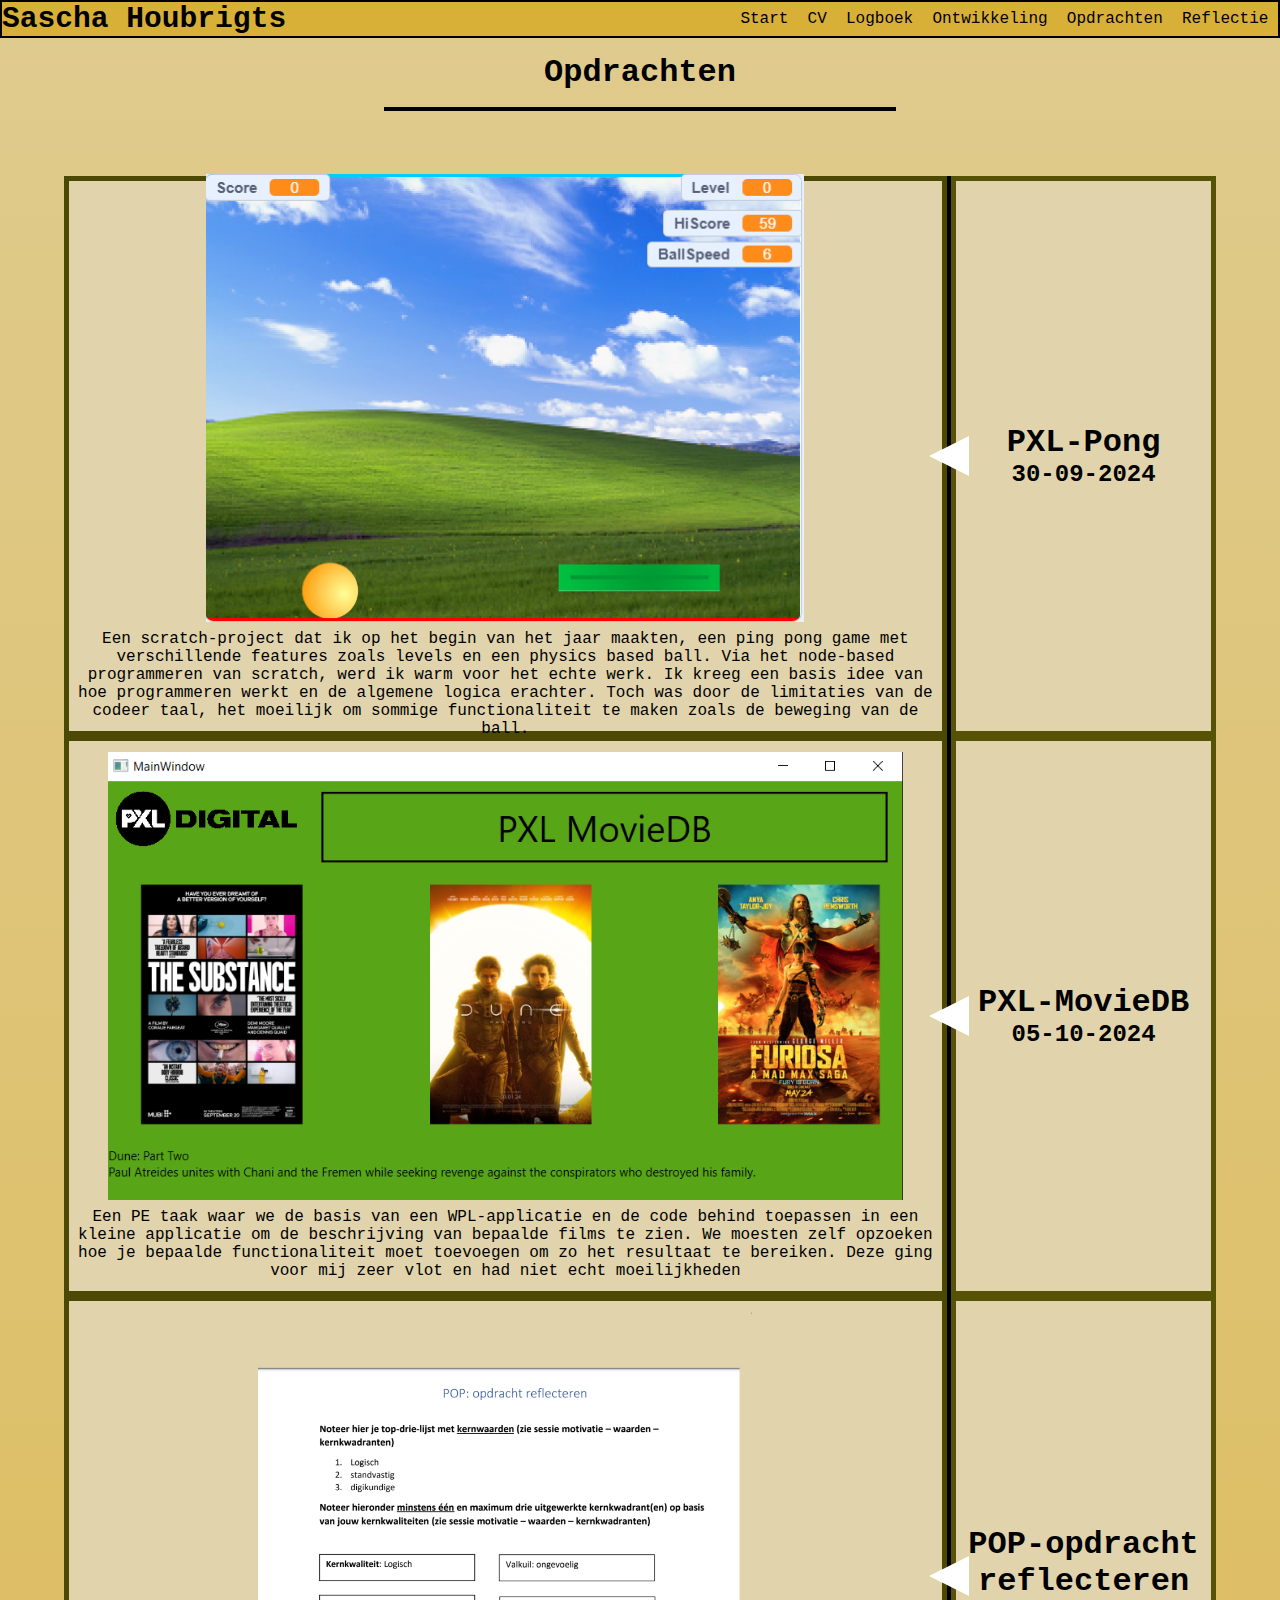
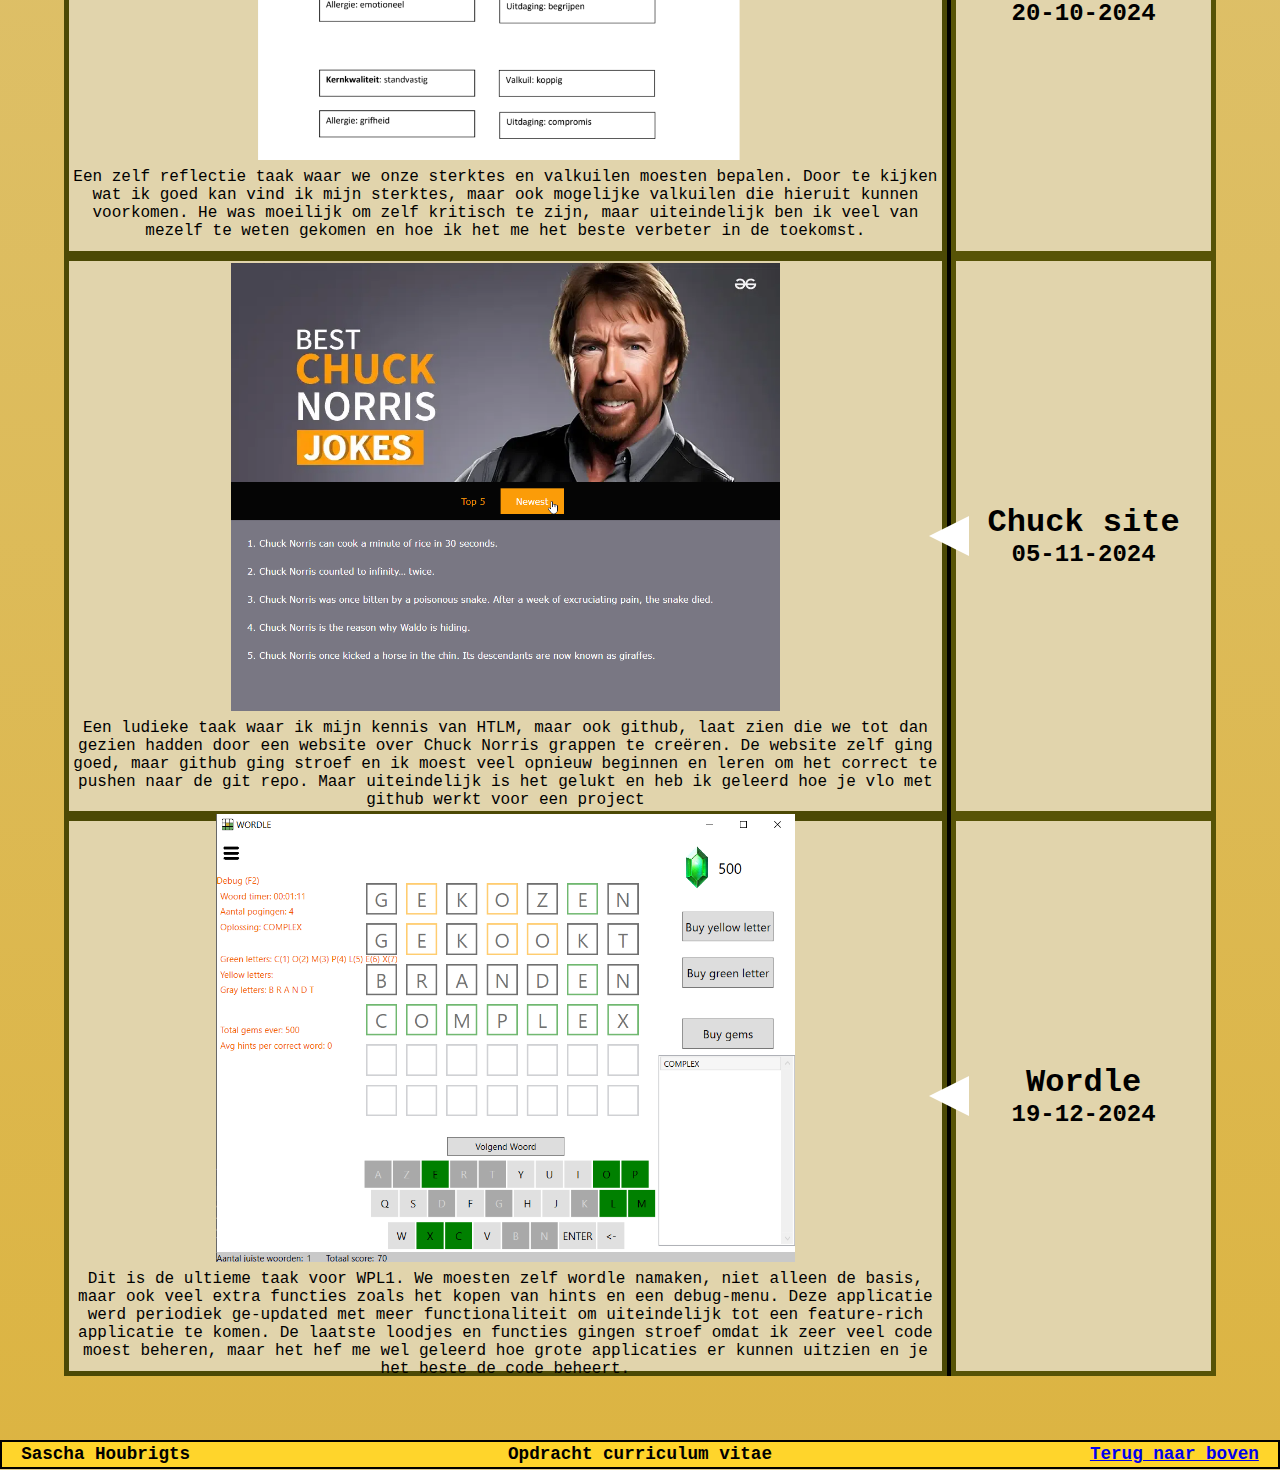
<file: opdrachten.html>
<!DOCTYPE html>
<html lang="en">
<head>
    <meta charset="UTF-8">
    <meta name="viewport" content="width=device-width, initial-scale=1.0">
    <link href="opdrachten.css" rel="stylesheet">
    <link rel="stylesheet" href="global.css">
</head>
<body>

<header>
    <nav>
        <h1>Sascha Houbrigts</h1>
        <ul class="header__nav-list">
            <li>
                <a href="Index.html">Start</a>
            </li>
            <li>
                <a href="CV.html">CV</a>
            </li>
            <li>
                <a href="Logboek.html">Logboek</a>
            </li>
            <li>
                <a href="ontwikkeling.html">Ontwikkeling</a>
            </li>
            <li>
                <a href="opdrachten.html">Opdrachten</a>
            </li>
            <li>
                <a href="reflecteren.html">Reflectie</a>
            </li>
        </ul>
    </nav>
</header>

<h1>Opdrachten</h1>
<div class="horizontalLinesmall"></div>

<main>
    <div id="column1">
        <div class="cell">
            <div class="screen__small-show">
                <h1>PXL-Pong</h1>
                <h2>30-09-2024</h2>
            </div>
            <img src="Assets/pong.png">
            <p>Een scratch-project dat ik op het begin van het jaar maakten, een ping pong game met verschillende features zoals levels en een physics based ball. Via het node-based programmeren van scratch, werd ik warm voor het echte werk. Ik kreeg een basis idee van hoe programmeren werkt en de algemene logica erachter. Toch was door de limitaties van de codeer taal, het moeilijk om sommige functionaliteit te maken zoals de beweging van de ball.</p>
        </div>

        <div class="cell">
            <div class="screen__small-show">
                <h1>PXL-MovieDB</h1>
                <h2>05-10-2024</h2>
            </div>
            <img src="Assets/Movies.png">
            <p>Een PE taak waar we de basis van een WPL-applicatie en de code behind toepassen in een kleine applicatie om de beschrijving van bepaalde films te zien. We moesten zelf opzoeken hoe je bepaalde functionaliteit moet toevoegen om zo het resultaat te bereiken. Deze ging voor mij zeer vlot en had niet echt moeilijkheden</p>
        </div>

        <div class="cell">
            <div class="screen__small-show">
                <h1>POP-opdracht reflecteren</h1>
                <h2>20-10-2024</h2>
            </div>
            <img src="Assets/POPaim.png">
            <p>Een zelf reflectie taak waar we onze sterktes en valkuilen moesten bepalen. Door te kijken wat ik goed kan vind ik mijn sterktes, maar ook mogelijke valkuilen die hieruit kunnen voorkomen. He was moeilijk om zelf kritisch te zijn, maar uiteindelijk ben ik veel van mezelf te weten gekomen en hoe ik het me het beste verbeter in de toekomst.</p>
        </div>

        <div class="cell">
            <div class="screen__small-show">
                <h1>Chuck site</h1>
                <h2>05-11-2024</h2>
            </div>
            <img src="Assets/NuckChorris.png">
            <p>Een ludieke taak waar ik mijn kennis van HTLM, maar ook github, laat zien die we tot dan gezien hadden door een website over Chuck Norris grappen te creëren. De website zelf ging goed, maar github ging stroef en ik moest veel opnieuw beginnen en leren om het correct te pushen naar de git repo. Maar uiteindelijk is het gelukt en heb ik geleerd hoe je vlo met github werkt voor een project</p>
        </div>

        <div class="cell">
            <div class="screen__small-show">
                <h1>Wordle</h1>
                <h2>19-12-2024</h2>
            </div>
            <img src="Assets/wordle.png">
            <p>Dit is de ultieme taak voor WPL1. We moesten zelf wordle namaken, niet alleen de basis, maar ook veel extra functies zoals het kopen van hints en een debug-menu. Deze applicatie werd periodiek ge-updated met meer functionaliteit om uiteindelijk tot een feature-rich applicatie te komen. De laatste loodjes en functies gingen stroef omdat ik zeer veel code moest beheren, maar het hef me wel geleerd hoe grote applicaties er kunnen uitzien en je het beste de code beheert.</p>
        </div>
    </div>

    <div id="column2">
        <div class="cell__column2">
        </div>
        <div class="cell__column2">
        </div>
        <div class="cell__column2">
        </div>
        <div class="cell__column2">
        </div>
        <div class="cell__column2">
        </div>
    </div>

    <div id="column3">
        <div class="cell__column3">
            <h1>PXL-Pong</h1>
            <h2>30-09-2024</h2>
        </div>
        <div class="cell__column3">
            <h1>PXL-MovieDB</h1>
            <h2>05-10-2024</h2>
        </div>
        <div class="cell__column3">
            <h1>POP-opdracht reflecteren</h1>
            <h2>20-10-2024</h2>
        </div>
        <div class="cell__column3">
            <h1>Chuck site</h1>
            <h2>05-11-2024</h2>
        </div>
        <div class="cell__column3">
            <h1>Wordle</h1>
            <h2>19-12-2024</h2>
        </div>
    </div>
</main>

<footer>
    <div class="footer__items-flex">
        <p>Sascha Houbrigts</p>
        <p>Opdracht curriculum vitae</p>
        <p><a href="#">Terug naar boven</a></p>
    </div>
</footer>

</body>
</file>
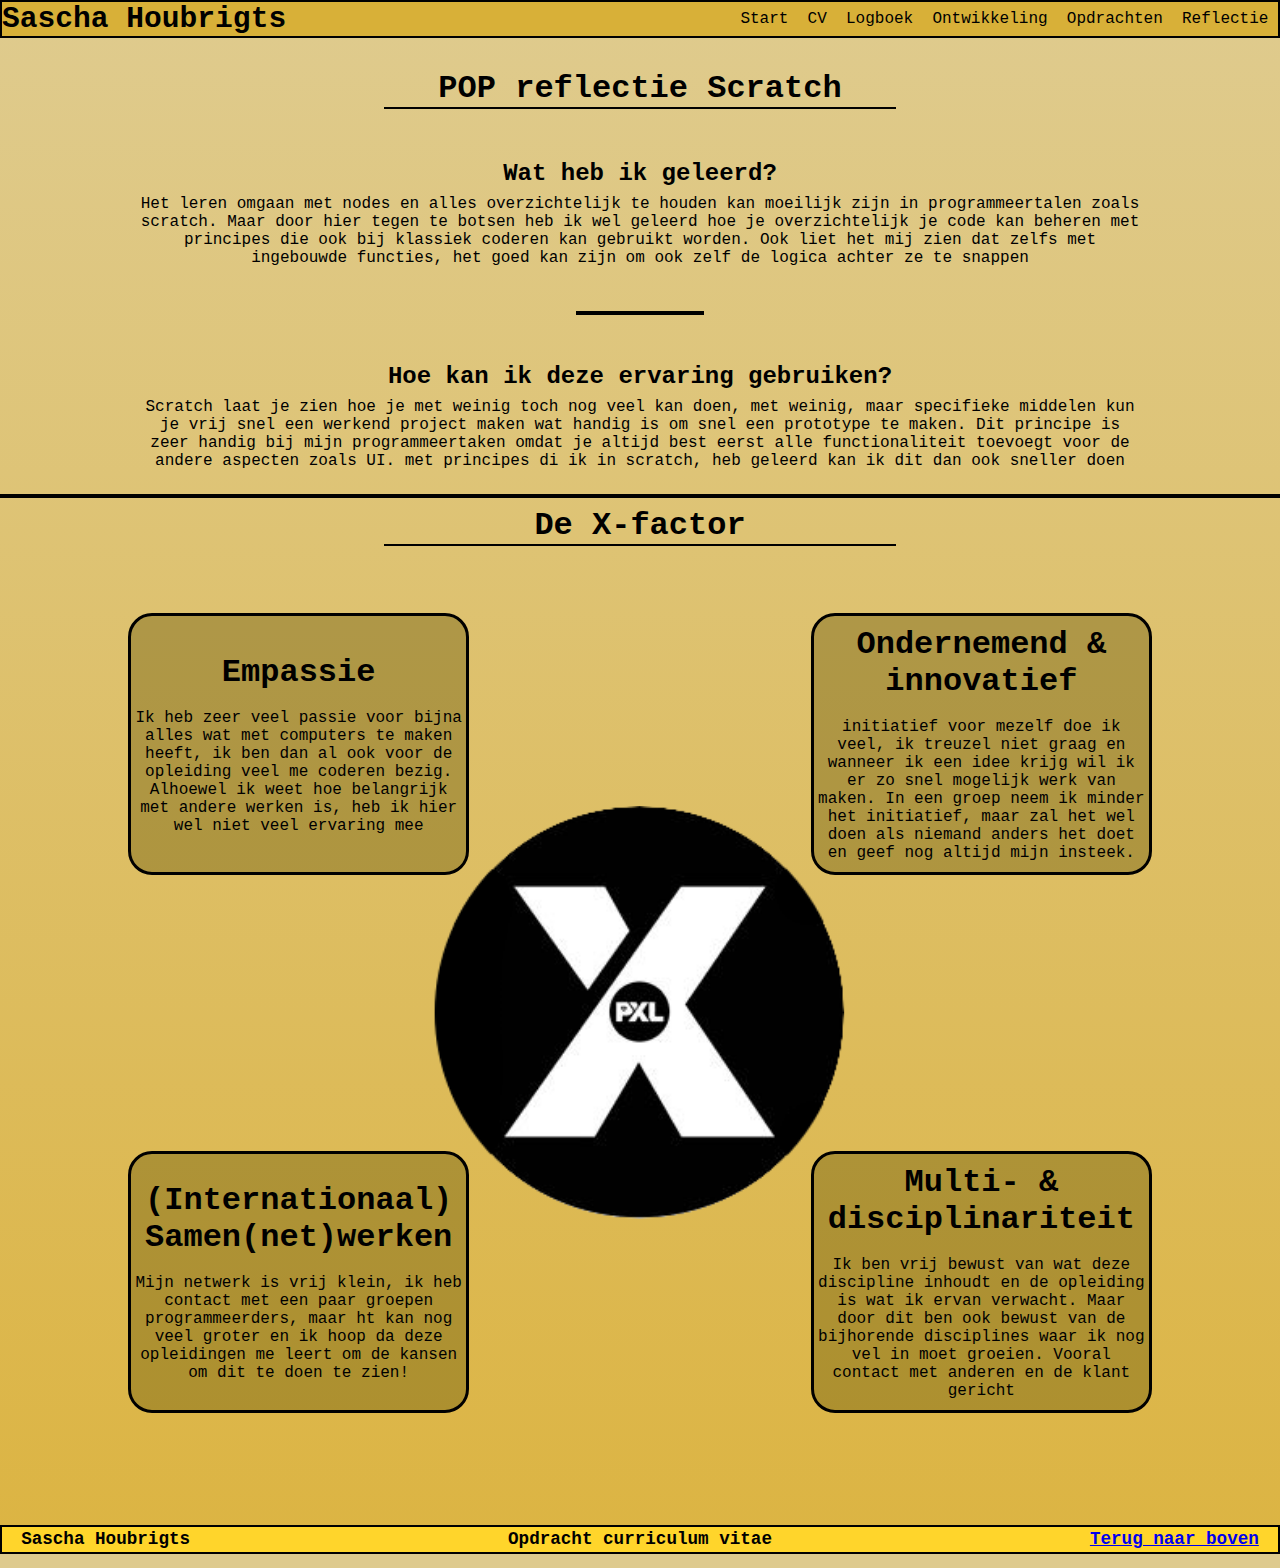
<file: reflecteren.html>
<!DOCTYPE html>
<html lang="en">
<head>
    <meta charset="UTF-8">
    <meta name="viewport" content="width=device-width, initial-scale=1.0">
    <title>Title</title>
  <link rel="stylesheet" href="reflecteren.css">
  <link rel="stylesheet" href="global.css">
</head>
<body>

<header>
  <nav>
    <h1>Sascha Houbrigts</h1>
    <ul class="header__nav-list">
      <li>
        <a href="Index.html">Start</a>
      </li>
      <li>
        <a href="CV.html">CV</a>
      </li>
      <li>
        <a href="Logboek.html">Logboek</a>
      </li>
      <li>
        <a href="ontwikkeling.html">Ontwikkeling</a>
      </li>
      <li>
        <a href="opdrachten.html">Opdrachten</a>
      </li>
      <li>
        <a href="reflecteren.css">Reflectie</a>
      </li>
    </ul>
  </nav>
</header>

<main>
  <div id="popreflectie__design"><h1>POP reflectie Scratch</h1>
    <div class="short-horizontalLine"></div>
    <div class="popreflectie__item"><h2>Wat heb ik geleerd?</h2>
      <p>Het leren omgaan met nodes en alles overzichtelijk te houden kan moeilijk zijn in programmeertalen zoals
        scratch.
        Maar door hier tegen te botsen heb ik wel geleerd hoe je overzichtelijk je code kan beheren met principes die
        ook
        bij klassiek coderen kan gebruikt worden. Ook liet het mij zien dat zelfs met ingebouwde functies, het goed kan
        zijn om ook zelf de logica achter ze te snappen</p>
      </div>
    <br><br>
    <div class="veryshort-horizontalLine"></div>

    <div class="popreflectie__item">
      <h2>Hoe kan ik deze ervaring gebruiken?</h2>
      <p>
        Scratch laat je zien hoe je met weinig toch nog veel kan doen, met weinig, maar specifieke
        middelen kun je vrij snel een werkend project maken wat handig is om snel een prototype te maken. Dit principe
        is
        zeer handig bij mijn programmeertaken omdat je altijd best eerst alle functionaliteit toevoegt voor de andere
        aspecten zoals UI. met principes di ik in scratch, heb geleerd kan ik dit dan ook sneller doen</p>
    </div>
  </div>

  <div class="horizontalLine"></div>

  <h1>De X-factor</h1>
  <div class="short-horizontalLine"></div>


  <article id="x-grid">
    <div class="x-grid__item xgrid__item-design" id="empassie">
      <h1>Empassie</h1> <br>
      <p>Ik heb zeer veel passie voor bijna alles wat met computers te maken heeft, ik ben dan al ook voor de opleiding veel me coderen bezig. Alhoewel ik weet hoe belangrijk met andere werken is, heb ik hier wel niet veel ervaring mee</p>
    </div>

    <div class="x-grid__item xgrid__item-design" id="ondernemend&int">
      <h1>Ondernemend & innovatief</h1> <br>
      <p>initiatief voor mezelf doe ik veel, ik treuzel niet graag en wanneer ik een idee krijg wil ik er zo snel mogelijk werk van maken. In een groep neem ik minder het initiatief, maar zal het wel doen als niemand anders het doet en geef nog altijd mijn insteek.</p>
    </div>

    <div class="x-grid__item xgrid__item-design" id="samen" >
      <h1>(Internationaal) Samen(net)werken</h1> <br>
      <p>Mijn netwerk is vrij klein, ik heb contact met een paar groepen programmeerders, maar ht kan nog veel groter en ik hoop da deze opleidingen me leert om de kansen om dit te doen te zien!</p>
    </div>

    <div class="x-grid__item xgrid__item-design" id="discipline">
      <h1>Multi- & disciplinariteit</h1> <br>
      <p>Ik ben vrij bewust van wat deze discipline inhoudt en de opleiding is wat ik ervan verwacht. Maar door dit ben ook bewust van de bijhorende disciplines waar ik nog vel in moet groeien. Vooral contact met anderen en de klant gericht</p>
    </div>

    <div class="x-grid__item" id="x">
      <img src="Assets/PXL-Xfactor.png">
    </div>


  </article>


</main>

<footer>
  <div class="footer__items-flex">
    <p>Sascha Houbrigts</p>
    <p>Opdracht curriculum vitae</p>
    <p><a href="#">Terug naar boven</a></p>
  </div>
</footer>

</body>
</html>
</file>
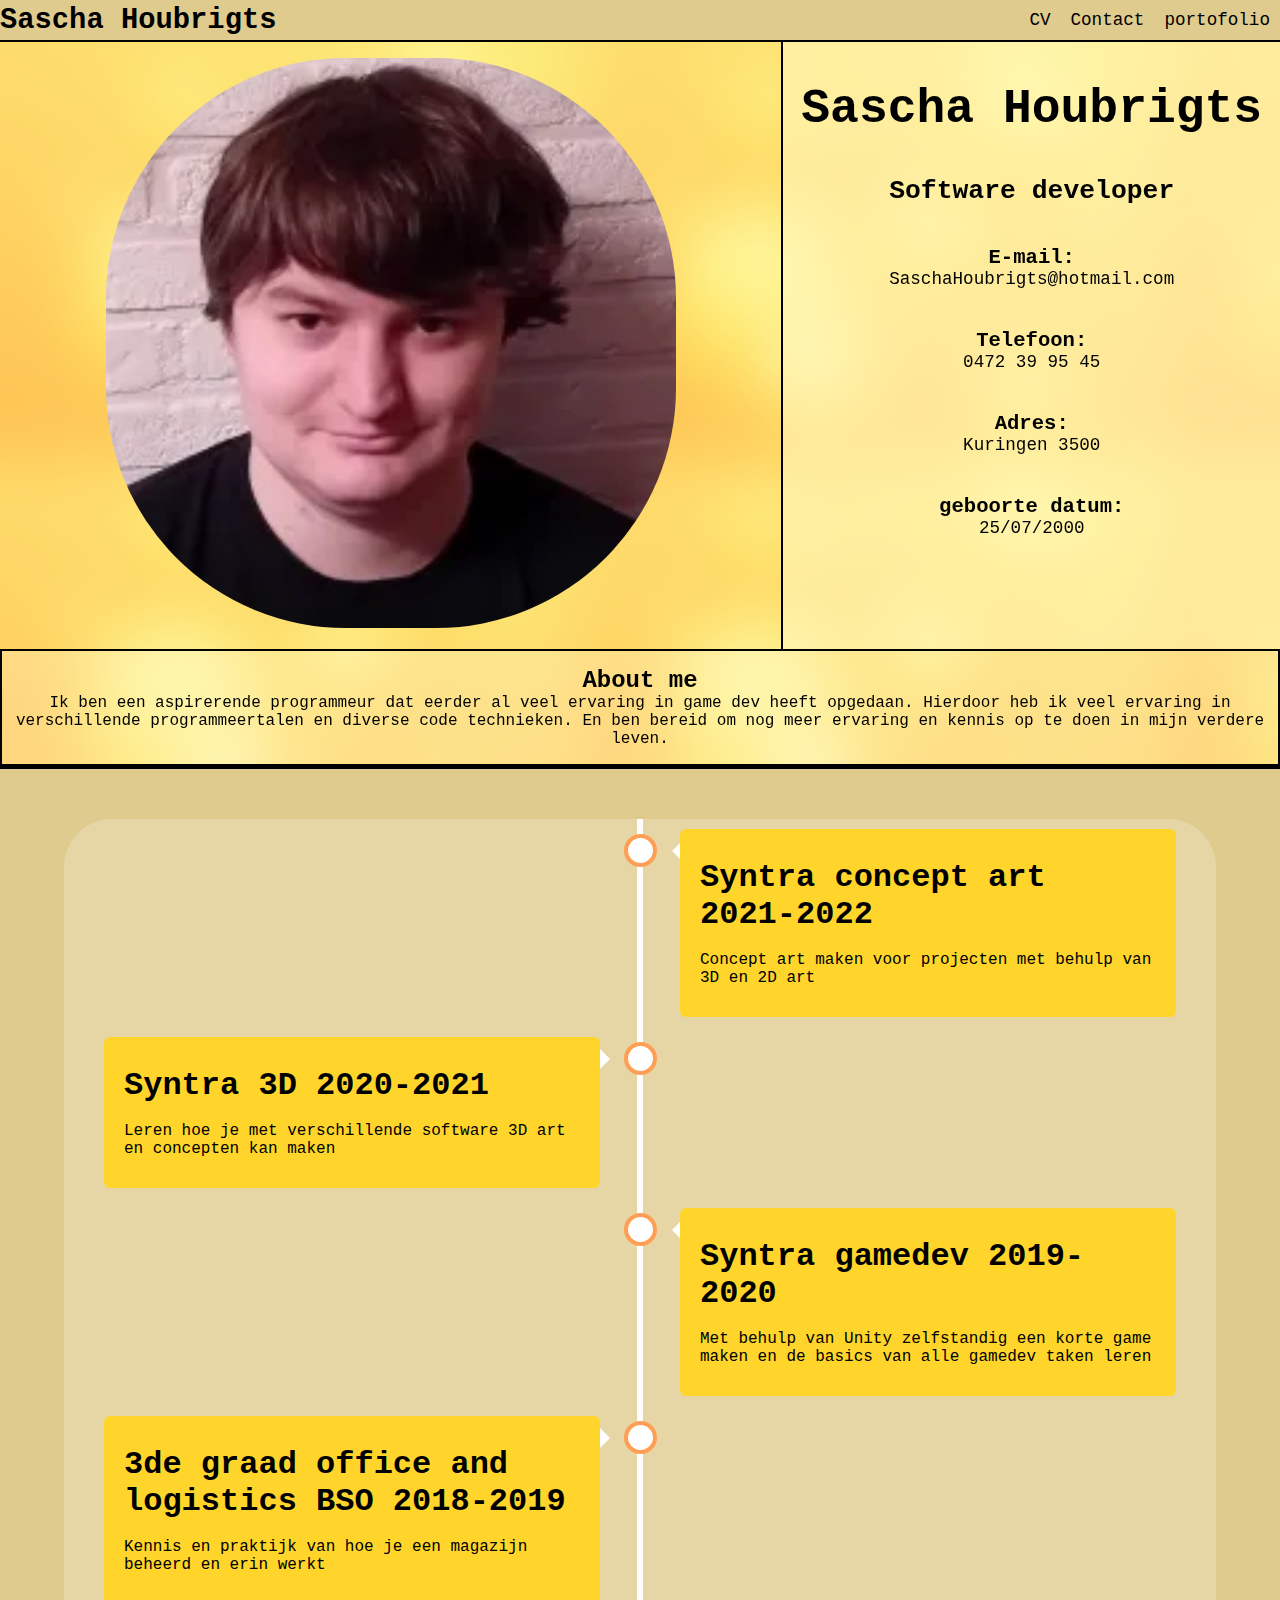
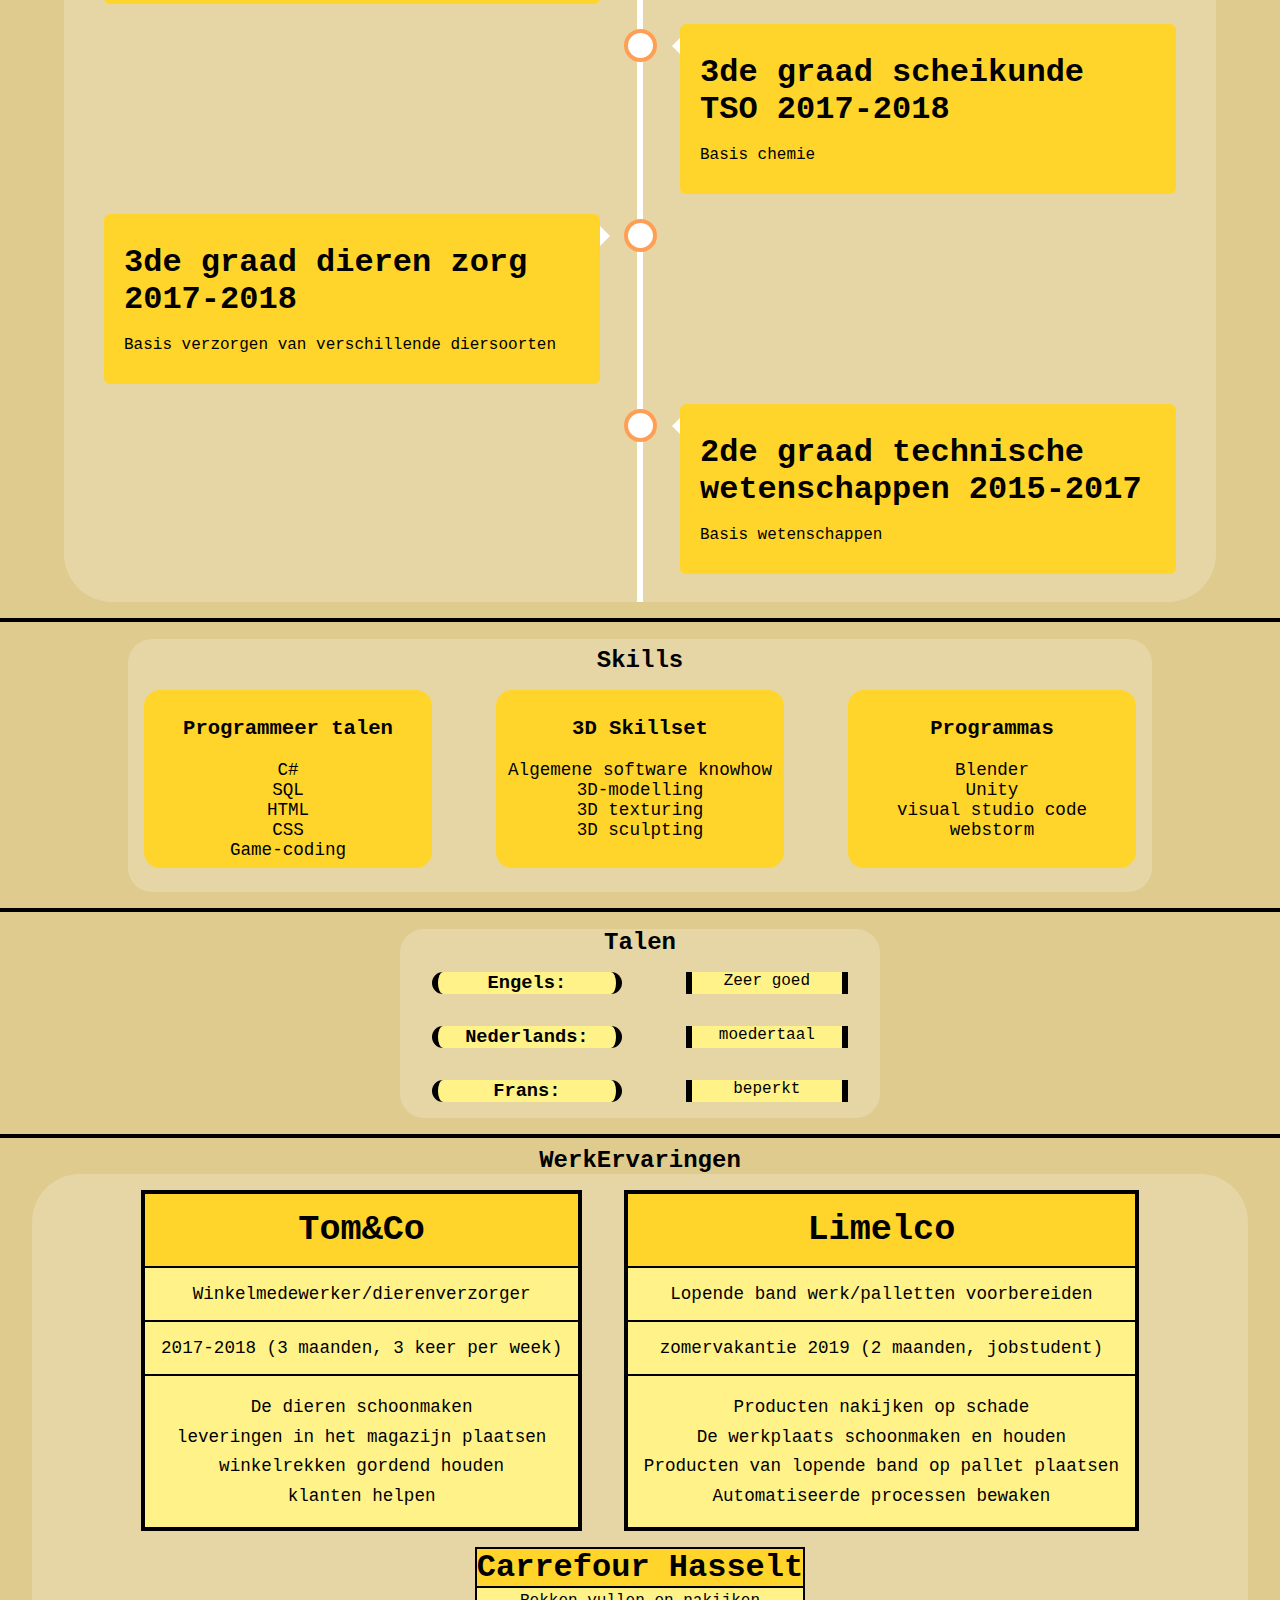
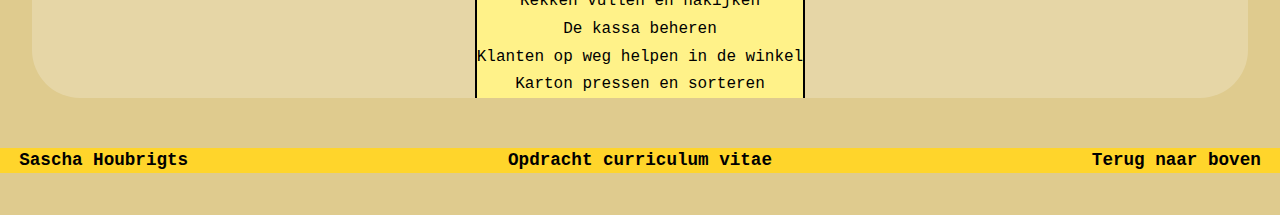
<file: Website.html>
<!DOCTYPE html>
<html lang="en">
<head>
    <meta charset="UTF-8">
    <title>Website</title>
  <link rel="stylesheet" href="Website.css">
</head>
<body>

<nav>
  <h1>Sascha Houbrigts</h1>


  <ul class="Header__nav-list">
    <li>
      CV
    </li>
    <li>
     Contact
    </li>
    <li>
      <a href="https://saschahoubrigts.wixsite.com/saschahoubrigtsporto/portfolio-collections/my-portfolio">portofolio</a>
    </li>
  </ul>
 </nav>



  <header class="whole__wide-background">
    <div class="intro__div-grid backdrop__blur-image">

      <div class="website__intro--image">
        <a href="https://www.linkedin.com/in/sascha-houbrigts-7b28042b3/" target="_blank"><img src="Assets/FotoMij.jfif" alt=""></a>
        <div id="background"></div>
      </div>


      <div class="intro__list-design backdrop__blur-list">
        <ul class="website__intro-list">
          <li><h1>Sascha Houbrigts</h1></li>
          <li><h2>Software developer</h2></li>
          <li><h3>E-mail:</h3>SaschaHoubrigts@hotmail.com</li>
          <li><h3>Telefoon:</h3>0472 39 95 45</li>
          <li><h3>Adres:</h3>Kuringen 3500</li>
          <li><h3>geboorte datum:</h3>25/07/2000</li>
        </ul>
      </div>

      <div class="AboutMe__section-design backdrop__blur-aboutme">
        <div>
          <h2>About me</h2>
          <p>Ik ben een aspirerende programmeur dat eerder al veel ervaring in game dev heeft opgedaan. Hierdoor heb ik
            veel
            ervaring in verschillende programmeertalen en diverse code technieken. En ben bereid om nog meer ervaring en
            kennis op te doen in mijn verdere leven.</p>
        </div>
      </div>
    </div>
  </header>

<main>

  <article>

    <section class="education__section-timeline">


      <div class="education__timeline-container education__timeline-right">
        <div class="education__timeline-content">
          <h1>Syntra concept art 2021-2022</h1>
          <p> <br>Concept art maken voor projecten met behulp van 3D en 2D art</p>
        </div>
      </div>

      <div class="education__timeline-container education__timeline-left">
        <div class="education__timeline-content">
          <h1>Syntra 3D 2020-2021<br></h1>
          <p><br>Leren hoe je met verschillende software 3D art en concepten kan maken</p>
        </div>
      </div>

      <div class="education__timeline-container education__timeline-right">
        <div class="education__timeline-content">
          <h1>Syntra gamedev 2019-2020<br></h1>
          <p><br>Met behulp van Unity zelfstandig een korte game maken en de basics van alle gamedev taken leren</p>
        </div>
      </div>


      <div class="education__timeline-container education__timeline-left">
        <div class="education__timeline-content">
        <h1>3de graad office and logistics BSO 2018-2019<br></h1>
        <p><br>Kennis en praktijk van hoe je een magazijn beheerd en erin werkt</p>
      </div>
      </div>

      <div class="education__timeline-container education__timeline-right">
        <div class="education__timeline-content">
          <h1>3de graad scheikunde TSO 2017-2018<br></h1>
          <p><br>Basis chemie</p>
        </div>
      </div>


        <div class="education__timeline-container education__timeline-left">
          <div class="education__timeline-content">
            <h1> 3de graad dieren zorg 2017-2018<br></h1>
            <p><br>Basis verzorgen van verschillende diersoorten</p>
          </div>
        </div>

      <div class="education__timeline-container education__timeline-right">
        <div class="education__timeline-content">
          <h1>2de graad technische wetenschappen 2015-2017<br></h1>
          <p><br>Basis wetenschappen</p>
        </div>
      </div>


      <div class=education__grid-middle>
        <p class="dot">&nbsp</p>
      </div>
      </div>


    </section>

    <div class="HorizontalLine"></div>
      <div class="skills__section-design">
        <h2>Skills</h2>
        <ul class="skills__section-flex">
          <li>
            <ul class="Skills__List-design">
              <li><h3>Programmeer talen</h3></li>
              <li><br>C#</li>
              <li>SQL</li>
              <li>HTML</li>
              <li>CSS</li>
              <li>Game-coding</li>
            </ul>
          </li>

          <li>
            <ul class="Skills__List-design">
              <li><h3>3D Skillset</h3></li>
              <li><br>Algemene software knowhow</li>
              <li>3D-modelling</li>
              <li>3D texturing</li>
              <li>3D sculpting</li>
            </ul>
          </li>

          <li>
            <ul class="Skills__List-design">
              <li><h3>Programmas</h3></li>
              <li><br>Blender</li>
              <li>Unity</li>
              <li>visual studio code</li>
              <li>webstorm</li>
            </ul>
          </li>
        </ul>
      </div>

    <div class="HorizontalLine"></div>

      <div class="languages__section-design">
        <h2>Talen</h2>
        <div class="languages__section-grid">
          <h3>Engels:</h3> <p>Zeer goed</p>
          <h3>Nederlands:</h3> <p>moedertaal</p>
          <h3>Frans:</h3><p>beperkt</p>
        </div>
      </div>

    <div class="HorizontalLine"></div>

    <h2>WerkErvaringen</h2>
    <div class="Work__Lists-flex">
      <ul class="Work__experience-list">
        <li><h1>Tom&Co</h1></li>
        <li>Winkelmedewerker/dierenverzorger</li>
        <li>2017-2018 (3 maanden, 3 keer per week)</li>
        <li>
          <ul class="Work__Tasks-list">
            <li>De dieren schoonmaken</li>
            <li>leveringen in het magazijn plaatsen</li>
            <li>winkelrekken gordend houden</li>
            <li>klanten helpen</li>
          </ul>
        </li>
        </ul>

      <ul class="Work__experience-list">
        <li><h1>Limelco</h1></li>
        <li>Lopende band werk/palletten voorbereiden</li>
        <li>zomervakantie 2019 (2 maanden, jobstudent)</li>
        <li>
          <ul class="Work__Tasks-list">
            <li>Producten nakijken op schade</li>
            <li>De werkplaats schoonmaken en houden</li>
            <li>Producten van lopende band op pallet plaatsen</li>
            <li>Automatiseerde processen bewaken</li>
          </ul>
        </li>
      </ul>

      <ul class="Work__experience-list table_list">
        <li><h1>Carrefour Hasselt</h1></li>
        <li>vulploeg/kassa</li>
        <li>zomervakantie 2022 (3 maanden, jobstudent)</li>
        <li>
          <ul class="Work__Tasks-list">
            <li>Rekken vullen en nakijken</li>
            <li>De kassa beheren</li>
            <li>Klanten op weg helpen in de winkel</li>
            <li>Karton pressen en sorteren</li>
          </ul>
        </li>
      </ul>

      <table class="table">
        <tr>
          <th>
            <h1>Carrefour Hasselt</h1>
          </th>
        <tr>
        <td>Rekken vullen en nakijken</td></tr>
        <tr>
          <td>De kassa beheren</td></tr>
        <tr>
          <td>Klanten op weg helpen in de winkel</td></tr>
        <tr>
          <td>Karton pressen en sorteren</td></tr>
      </table>
    </div>

  </article>
  
</main>

<footer>

  <div class="Footer__items-flex">
    <p>Sascha Houbrigts</p>
    <p>Opdracht curriculum vitae</p>
    <p><a href="#">Terug naar boven</a></p>
  </div>

</footer>

</body>
</html>
</file>
<file: global.css>
:root
{
    --main-color: #ffd52b;
    --secondary_color: #fff289;
    --background-color: #deca8d;
    --nav-color: #d8b038;
}

html
{
    scroll-behavior: smooth;
}

body
{
    background-image: linear-gradient(#dfcb8e, #dcb442);
    min-height: 100vh;
}

*
{
    font-family: monospace, Geneva, Tahoma, sans-serif;
}

header a
{
    text-decoration: none;
    color: black;
}

nav
{
    display: flex;
    flex-direction: row;
    justify-content: space-between;
    border: 2px solid black;
}

nav > h1
{
    font-size: 1.85rem;
}

header
{
    background-color: var(--nav-color);
}

.header__nav-list
{
    list-style: none;
    display: flex;
    flex-direction: row;
    justify-content: center;
}

.header__nav-list > li
{
    color: black;
    list-style: none;
    margin: auto;
}

.header__nav-list > li > a
{
    padding: 0.6rem;
}

.header__nav-list > li > a:hover
{
    background: white;
}

.horizontalLine
{
    width: 100%;
    height: 5px;
    border-top: 4px solid black;
    margin: 1rem 0 0.50rem 0;

}

.horizontalLinesmall
{
    width: 32rem;
    height: 5px;
    border-top: 4px solid black;
    margin: auto;
}

footer
{
    position: relative;
    left: 0;
    bottom: 0;
    width: 100%;
}

.footer__items-flex
{
    display: flex;
    flex-direction: row;
    justify-content: space-between;
    align-items: center;
    height: 1.55rem;

    width: 97%;
    margin-left: auto;
    margin-right: auto;
}

.footer__items-flex > p
{
    font-size: 1.1rem;
    font-weight: bold;
}

.footer__items-flex > p > a:hover
{
    background-color: rgba(0, 0, 0, 0.2);

}

footer
{
    background-color: var(--main-color);
    border: 2px solid black;

}

@media only screen and (max-width: 1200px)
{
    .header__nav-list > li
    {
        padding: 0.5rem;
        color: black;
        list-style: none;
    }

    nav > h1
    {
        text-align: center;
    }

    .horizontalLinesmall
    {
        width: 27rem;
        height: 5px;
        border-top: 4px solid black;
        margin: auto;
    }
}

@media only screen and (max-width: 992px)
{
    .header__nav-list > li
    {
        padding: 0.5rem 0.5rem;
        list-style: none;
    }

    nav
    {
        flex-direction: column;
    }

    nav > h1
    {
        text-align: center;
    }

    .horizontalLinesmall
    {
        width: 24rem;
        height: 5px;
        border-top: 4px solid black;
        margin: auto;
    }
}

@media only screen and (max-width: 786px)
{
    .horizontalLinesmall
    {
        width: 22rem;
        height: 5px;
        border-top: 4px solid black;
        margin: auto;
    }
}


@media only screen and (max-width: 576px)
{

    .horizontalLinesmall
    {
        width: 20rem;
        height: 5px;
        border-top: 4px solid black;
        margin: auto;
    }

    .header__nav-list > li
    {
        padding: 0;
        color: black;
        list-style: none;
    }

    nav
    {
        flex-direction: column;
        font-size: 0.8rem;
    }

    .footer__items-flex
    {
        flex-direction: column;
        height: auto;
    }

    .footer__items-flex p
    {
        padding: 0.2rem 0;
    }
}

/*Animation*/
@keyframes fadein
{
    from {opacity: 0}
    to {opacity: 100}
}

@keyframes slideinfromright
{
    from {margin-left: 5rem}
    to {margin-left: 0}
}

@keyframes slideinfrombelow
{
    from {margin-top: 5rem}
    to {margin-top: 0}
}

@keyframes slideinfromleft
{
    from {margin-right: 5rem}
    to {margin-right: 0}
}

@keyframes slideinfromabove
{
    from {margin-bottom: 500rem}
    to {margin-bottom: 0}
}
</file>
<file: Index.css>
* {
    margin: 0;
    padding: 0;
    box-sizing: border-box;
    font-family: monospace, Geneva, Tahoma, sans-serif;
}

:root
{
    --button-beckground-collor: #5e5d5b;
}

main a
{
    text-decoration: none;
    color: black;
    background-color: #b87e0a;
    padding: 1rem;
    border-radius: 0.7rem;
}

main a:hover
{
    background-color: #f1a60d;
}

main
{
    margin: auto;
    width: 95%;
}

body
{
    min-height: 100vh;
    margin: 0 auto;
    overflow: hidden;
}

#main__column1-image
{
    grid-column: 1;
    grid-row: 1;
    row-span: 2;
}

#main__column1-image img
{
    border-radius: 20rem;
}

#main__column2-aboutme
{
    text-align: center;
    margin-left: 3rem;
}

#main__grid
{
    width: 95%;
    padding-top: 3rem;
    display: grid;
    grid-template-columns: auto auto;
    animation-name: slideinfrombelow, fadein;
    animation-duration: 1.5s;

}

#main__column2_navlist
{
    margin-top: 8rem;
    grid-column: 2;
    grid-row: 2;
    list-style: none;
    display: flex;
}

#main__column2_navlist li
{
    margin: 0 1rem;
    text-align: center;
    align-items: center;
}

.flex
{
    display: flex;
    flex-direction: column;
    justify-content: center;
}

main h1
{
    margin: 0 0 2rem 0;
}

main h2
{
    margin: 0 0 0.5rem 0;
}

@media only screen and (width > 1400px)
{
    footer
    {
        position: fixed;
        bottom: 0;
        left: 0;
    }
}

@media only screen and (max-width: 1400px)
{
    main
    {
        margin: 0;
        scale: 0.9;
    }
}

@media only screen and (max-width: 1200px)
{
    body
    {
        overflow: scroll;
        text-align: center;
    }

    #main__column2_navlist
    {
        align-items: center;
        justify-content: center;
    }

    #main__grid
    {
        padding-top: 0;
        display: flex;
        flex-direction: column;
        align-content: center;
        align-items: center;
        justify-content: center;
    }

    #main__column1-image img
    {
        display: flex;
        margin: auto;
        margin-left: 3rem;
        width: 32rem;
        justify-content: center;
        align-content: center;

    }
}

@media only screen and (max-width: 786px)
{
    body
    {
        overflow: scroll;
        text-align: center;
    }

    img
    {
        display: flex;
        margin: auto;
        width: 60%;
        justify-content: center;
        align-items: center;
        align-content: center;
    }

    #main__column2_navlist
    {
        display: flex;
        align-content: center;
        align-items: center;
        justify-content: center;
    }

    #main__grid
    {
        width: 100%;
    }
}
</file>
<file: index.css>
*
{
    margin: 0;
    padding: 0;
    box-sizing: border-box;
    font-family: monospace, Geneva, Tahoma, sans-serif;
}

html
{
    scroll-behavior: smooth;
}

:root
{
    --education-grid-color: rgb(214, 198, 173);
    --roundness: 0.5rem;

    --main-color: #ffd52b;
    --secondary_color: #fff289;
    --opacity_color: rgba(255, 255, 255, 0.22);
}

nav
{
    display: flex;
    justify-content: space-between;
    align-items: center;
}

nav > h1
{
    font-size: 1.85rem;
}


body
{
    background-color: #dfcb8e;
    animation-name: slidein;
    animation-duration: 2s;
    margin: 0 auto;
}


header
{
    display: flex;
    justify-content: space-between;
    background-image: url("Assets/bubbles.png");
    background-repeat: repeat;
    animation-name: fadein;
    animation-duration: 2s;
    margin-left: auto;
    margin-right: auto;
}

main
{
    width: 100%;
    margin-left: auto;
    margin-right: auto;
}

.backdrop__blur-image
{
    background-color: rgba(255, 242, 137, 0.36);
    backdrop-filter: blur(2rem);
}

.backdrop__blur-list
{
    background-color: rgba(255, 255, 255, 0.28);
    backdrop-filter: blur(1rem);
}

.intro__div-grid
{
    display: grid;
    grid-template-rows: auto auto;
    grid-template-columns: auto auto;
    border-top: 2px solid black;
}

.website__intro--image
{
    margin: auto;
}

.website__intro--image > a > img
{
    border-radius: 15rem;
    margin: 1rem 0;
}

.intro__list-design
{
    text-align: center;
    grid-column: 2 / 3;
    grid-row: 1 / 1;
    border-left: 2px solid black;
}


.website__intro-list
{
    list-style: none;
    text-align: center;
    display: inline-block;

}

.website__intro-list > li
{
    margin: 2.50rem 0;

}

.website__intro-list > li > h1
{
    font-size: 3rem;
    font-weight: bolder;

}

.website__intro-image
{
    width: 50%;
}

.aboutMe__section-design
{
    margin-left: auto;
    margin-right: auto;
    text-align: center;
    display: inline-block;
    width: 100%;
    grid-row: 2 / 2;
    grid-column: 1 / 2 span;
    padding-top: 1rem;
    padding-bottom: 1rem;
    border: 2px solid black;
    margin-bottom: 0;
    border-bottom: 5px solid black;

}

.backdrop__blur-aboutme
{
    background-color: var(--opacity_color);
}

img:hover
{
    box-shadow: 0 0 50px 5px yellow;
}

img:active
{
    box-shadow: 0 0 0 5px yellow;
}

.education__section-timeline
{
    position: relative;
    width: 90%;
    margin: 0 auto;
    background: var(--opacity_color);
    border-radius: 3rem;
}

    /* De witte streep */
.education__section-timeline::after
{
    content: '';
    position: absolute;
    width: 6px;
    background-color: white;
    top: 0;
    bottom: 0;
    left: 50%;
    margin-left: -3px;
}

/* Container rond een content*/
.education__timeline-container
{
    padding: 10px 40px;
    position: relative;
    width: 50%;
}

/* De punten op de streep*/
.education__timeline-container::after
{
    content: '';
    position: absolute;
    width: 25px;
    height: 25px;
    right: -17px;
    background-color: white;
    border: 4px solid #FF9F55;
    top: 15px;
    border-radius: 50%;
    z-index: 1;
}

/* fixt de cirkels aan de rechterzijde */
.education__timeline-right::after {
    left: -16px;
}

/* plaats content naar links */
.education__timeline-left
{
    left: 0;
}

/* plaats content naar rechts */
.education__timeline-right
{
    left: 50%;
}

/* plaats de 'pijlen' die naar rechts wijzen */
.education__timeline-left::before
{
    content: " ";
    position: absolute;
    top: 22px;
    right: 30px;
    border: solid white;
    border-width: 10px 0 10px 10px;
    border-color: transparent transparent transparent white;
}

/* plaats de 'pijlen' die naar links wijzen */
.education__timeline-right::before
{
    content: " ";
    position: absolute;
    top: 22px;
    left: 32px;
    rotate: 180deg;
    border: solid white;
    border-width: 10px 0 10px 10px;
    border-color: transparent transparent transparent white;
}


.education__timeline-content
{
    padding: 30px 20px;
    background-color: var(--main-color);
    position: relative;
    border-radius: 6px;
}

.education__timeline-left
{

}

.skills__section-design
{
    width: 50%;
    text-align: center;
    margin-left: auto;
    margin-right: auto;
    margin-top: 1rem;
    padding: 0.5rem 1rem 1.5rem 1rem;
    background-color: var(--opacity_color);
    border-radius: 1.5rem;
}

.skills__section-design > h2
{
   padding-bottom: 1rem;
}

.skills__section-flex
{
    display: flex;
    justify-content: space-between;
}

.skills__section-flex > li
{
    display: flex;
    justify-content: space-between;
    background-color: var(--main-color);
    border-radius: 1rem;
    padding: 0.5rem;
}

.skills__Section-design> ul
{
    list-style: none;
}

.skills__List-design
{
    list-style: none;
}

.skills__List-design > li> h3
{
    list-style: none;
    padding: 1.2rem 0 0 0;
}

.languages__section-design
{
    width: 30%;
    margin-left: auto;
    margin-right: auto;
    margin-top: 1rem;
    background-color: var(--opacity_color);
    text-align: center;
    display: block;
    border-radius: 1.5rem;
}

.languages__section-grid
{
    display: grid;
    grid-template-rows: auto auto;
    grid-template-columns: auto auto;
}

.languages__section-grid > h3:nth-child(1), .languages__section-grid > h3:nth-child(3), .languages__section-grid > h3:nth-child(5)
{
    background: var(--secondary_color);
    border: solid black;
    border-width: 0 6px 0 6px;
    border-radius: 1rem;
    border-collapse: collapse;
    padding: 0 1rem;
    margin: 1rem 2rem 1rem 2rem;
}

.languages__section-grid > p:nth-child(2), .languages__section-grid > p:nth-child(4), .languages__section-grid > p:nth-child(6)
{
    border: solid black;
    border-width: 0 6px 0 6px;
    padding: 0 1rem;
    margin: 1rem 2rem 1rem 2rem;
    background: var(--secondary_color);
}

.skillsAndlanguages__container-flex
{
    display: flex;
    justify-content: space-between;
}

.horizontalLine
{
    width: 100%;
    height: 5px;
    border-top: 4px solid black;
    margin: 1rem 0 0.50rem 0;

}

.header__nav-list
{
    list-style: none;
    display: flex;
    flex-direction: row;
    justify-content: center;
}

.header__nav-list > li
{
    padding: 10px;
    color: black;
    list-style: none;
}
.header__nav-list > li:hover
{
    background: white;
}

.work__Lists-flex
{
    flex-direction: row;
    justify-content: center;
    text-align: center;
    background: var(--opacity_color);
    border-radius: 3rem;
    width: 95%;
    margin: 0 auto;
}

.work__experience-list
{
    display: inline-block;
    border: 3px solid black;
    list-style: none;
    margin: 1rem 1rem;
}

.work__experience-list > li
{
    border: 1px solid black;
    padding: 1rem 1rem;
}

.work__experience-list > li
{
    background-color: var(--secondary_color);
}

.work__experience-list > li:nth-child(1)
{
    background-color: var(--main-color);
}

.work__experience-list > li:nth-child(1) > h1
{

}

.work__Tasks-list
{
    list-style: none;
}

.work__Tasks-list > li
{
    padding: 0.3rem 0;
}

li
{
    font-size: 1.1rem;
}

.socialMediaIconList
{
    margin: 0px 20%;
    animation-name: FadeIn;
    animation-duration: 2s;
}

article
{
    margin: 50px 0px;
}

.socialMediaIconList > ul > li:hover
{
    filter: brightness(50%);
}

.socialMediaIcon
{
    width: 40px;

}

.footer__items-flex
{
    display: flex;
    flex-direction: row;
    justify-content: space-between;
    align-items: center;
    height: 1.55rem;

    width: 97%;
    margin-left: auto;
    margin-right: auto;
}

.footer__items-flex > p
{
    font-size: 1.1rem;
    font-weight: bold;
}

.footer__items-flex > p > a:hover
{
    background-color: rgba(0, 0, 0, 0.2);

}

footer
{
    background-color: var(--main-color);

}

.center__text
{
    text-align: center;
}

ul, ol, li
{
    list-style: none;
}

a
{
    text-decoration: none;
    color: black;
}

h2
{
    text-align: center;
}

table
{
    margin: auto;
    border-collapse: collapse;
}

th
{
    background: var(--main-color);
    border: 2px solid black;
}

td
{
    background: var(--secondary_color);
    border-left: 2px solid black;
    border-right: 2px solid black;
    padding: 0.3rem 0;
}

@keyframes fadein
{
    from {opacity: 0}
    to {opacity: 100}
}

@keyframes slidein
{
    from {margin-left: 5rem}
    to {margin-left: 0}
}

@media screen and (max-width: 1400px)
{
    body
    {
        /*background: #78195c;*/
    }

    nav > h1
    {
        font-size: 1.8rem;
    }

    .AboutMe__section-design
    {

    }

    .intro__list-design
    {

    }

    .website__intro--image > a > img
    {
        border-radius: 15rem;
        margin: 1rem 0;
    }

    .skills__section-design
    {

        width: 80%;
    }

    .Skills__List-design
    {
        width: 17rem;
    }

    .languages__section-design
    {
        width: 30rem;
    }
}

@media screen and (max-width: 1200px)
{
    body
    {
        /*background: #21755b;*/
    }

    .intro__div-grid
    {
        display: flex;
        flex-direction: column;
    }

    nav > h1
    {
        font-size: 1.73rem;
    }

    .AboutMe__section-design
    {

    }

    .intro__list-design
    {
        border-top: 2px solid black;
    }

    .website__intro--image > a > img
    {
        border-radius: 15rem;
        margin: 1rem 0;
    }

    .skills__section-design
    {

        width: 95%;
    }

    .Skills__List-design
    {
        width: 17.2rem;
    }

    .languages__section-design
    {
        width: 30rem;
    }

    .Footer__items-flex > p
    {
        font-size: 1.1rem;
    }
}

@media screen and (max-width: 992px)
{
    body
    {
        /*background: #201c9c;*/
    }



    nav > h1
    {
        font-size: 1.6rem;
    }

    .AboutMe__section-design
    {

    }

    .intro__list-design
    {
        border-top: 2px solid black;
    }

    .website__intro--image > img
    {
        border-radius: 15rem;
        margin: 1rem 0;
    }

    .skills__section-design
    {

        width: 95%;
    }

    .Skills__List-design
    {
        width: 13rem;
    }

    .Skills__List-design > li
    {
        font-size: 1.1rem;
    }

    .languages__section-design
    {
        width: 30rem;
    }

    .Footer__items-flex > p
    {
        font-size: 1.1rem;
    }
}

@media screen and (max-width: 768px)
{
    body
    {
        /*background: #47dd1a;*/
    }

    nav > h1
    {
        font-size: 1.55rem;
    }

    .AboutMe__section-design
    {

    }

    .intro__list-design
    {
        border-top: 2px solid black;
    }

    .website__intro--image > img
    {
        border-radius: 15rem;
        margin: 1rem 0;
    }

    .skills__section-design
    {

        width: 90%;
    }

    .Skills__List-design
    {
        width: 9rem;
    }

    .Skills__List-design > li
    {
        font-size: 1.1rem;
    }

    .languages__section-design
    {
        width: 30rem;
    }

    .Footer__items-flex > p
    {
        font-size: 1.0rem;
    }
}

@media screen and (max-width: 576px)
{
    body
    {
        /*background: lightblue;*/
    }

    nav > h1
    {
        font-size: 1.4rem;
    }

    .AboutMe__section-design
    {

    }

    .intro__list-design
    {
        border-top: 2px solid black;
    }

    .website__intro--image > a > img
    {
        border-radius: 15rem;
        margin: 1rem 0;
    }

    .skills__section-design
    {

        width: 95%;
    }

    .Skills__List-design
    {
        width: 7.6rem;
    }

    .Skills__List-design > li
    {
        font-size: 0.9rem;
    }

    .languages__section-design
    {
        width: 30rem;
    }

    .Footer__items-flex > p
    {
        font-size: 0.8rem;
    }
}

@media screen and (width < 576px)
{
    body
    {
        /*background: red;*/
    }

    .intro__div-grid
    {
        display: flex;
        flex-direction: column;
    }

    nav > h1
    {
        font-size: 1.3rem;
    }

    .AboutMe__section-design
    {

    }

    .intro__list-design
    {
        border-top: 2px solid black;
    }

    .website__intro--image > a > img
    {
        border-radius: 15rem;
        margin: 1rem 0;
        width: 30rem;
    }

    .skills__section-design
    {

        width: 95%;
    }

    .Skills__List-design
    {
        width: 7.6rem;
    }

    .Skills__List-design > li
    {
        font-size: 0.9rem;
    }

    .languages__section-design
    {
        width: 30rem;
    }

    .Footer__items-flex > p
    {
        font-size: 0.8rem;
    }
}
</file>
<file: CV.css>
*
{
    margin: 0;
    padding: 0;
    box-sizing: border-box;
    font-family: monospace, Geneva, Tahoma, sans-serif;
}

html
{
    scroll-behavior: smooth;
}

:root
{
    --education-grid-color: rgb(214, 198, 173);
    --roundness: 0.5rem;
    --opacity_color: rgba(255, 255, 255, 0.22);
}

body
{
    background-image: linear-gradient(#dcb442,#dfcb8e);
    animation-name: slidein;
    animation-duration: 2s;
    margin: 0 auto;
}


#cv-grid
{
    display: flex;
    justify-content: space-between;
    background-image: url("Assets/bubbles.png");
    background-repeat: repeat;
    animation-name: fadein;
    animation-duration: 2s;
    margin-left: auto;
    margin-right: auto;
}

main
{
    width: 100%;
    margin-left: auto;
    margin-right: auto;
}

.backdrop__blur-image
{
    background-color: rgba(255, 242, 137, 0.36);
    backdrop-filter: blur(2rem);
}

.backdrop__blur-list
{
    background-color: rgba(255, 255, 255, 0.28);
    backdrop-filter: blur(1rem);
}

.intro__div-grid
{
    display: grid;
    grid-template-rows: auto auto;
    grid-template-columns: auto auto;
    border-top: 2px solid black;
}

.website__intro--image
{
    margin: auto;
}

.website__intro--image > a > img
{
    border-radius: 15rem;
    margin: 1rem 0;
}

.intro__list-design
{
    text-align: center;
    grid-column: 2 / 3;
    grid-row: 1 / 1;
    border-left: 2px solid black;
}


.website__intro-list
{
    list-style: none;
    text-align: center;
    display: inline-block;

}

.website__intro-list > li
{
    margin: 2.50rem 0;

}

.website__intro-list > li > h1
{
    font-size: 3rem;
    font-weight: bolder;

}

.website__intro-image
{
    width: 50%;
}

.aboutMe__section-design
{
    margin-left: auto;
    margin-right: auto;
    text-align: center;
    display: inline-block;
    width: 100%;
    grid-row: 2 / 2;
    grid-column: 1 / 2 span;
    padding-top: 1rem;
    padding-bottom: 1rem;
    border: 2px solid black;
    margin-bottom: 0;
    border-bottom: 5px solid black;

}

.backdrop__blur-aboutme
{
    background-color: var(--opacity_color);
}

img:hover
{
    box-shadow: 0 0 50px 5px yellow;
}

img:active
{
    box-shadow: 0 0 0 5px yellow;
}

.education__section-timeline
{
    position: relative;
    width: 90%;
    margin: 0 auto;
    background: var(--opacity_color);
    border-radius: 3rem;
}

    /* De witte streep */
.education__section-timeline::after
{
    content: '';
    position: absolute;
    width: 6px;
    background-color: white;
    top: 0;
    bottom: 0;
    left: 50%;
    margin-left: -3px;
}

/* Container rond een content*/
.education__timeline-container
{
    padding: 10px 40px;
    position: relative;
    width: 50%;
}

/* De punten op de streep*/
.education__timeline-container::after
{
    content: '';
    position: absolute;
    width: 25px;
    height: 25px;
    right: -17px;
    background-color: white;
    border: 4px solid #FF9F55;
    top: 15px;
    border-radius: 50%;
    z-index: 1;
}

/* fixt de cirkels aan de rechterzijde */
.education__timeline-right::after {
    left: -16px;
}

/* plaats content naar links */
.education__timeline-left
{
    left: 0;
}

/* plaats content naar rechts */
.education__timeline-right
{
    left: 50%;
}

/* plaats de 'pijlen' die naar rechts wijzen */
.education__timeline-left::before
{
    content: " ";
    position: absolute;
    top: 22px;
    right: 30px;
    border: solid white;
    border-width: 10px 0 10px 10px;
    border-color: transparent transparent transparent white;
}

/* plaats de 'pijlen' die naar links wijzen */
.education__timeline-right::before
{
    content: " ";
    position: absolute;
    top: 22px;
    left: 32px;
    rotate: 180deg;
    border: solid white;
    border-width: 10px 0 10px 10px;
    border-color: transparent transparent transparent white;
}


.education__timeline-content
{
    padding: 30px 20px;
    background-color: var(--main-color);
    position: relative;
    border-radius: 6px;
}

.skills__section-design
{
    width: 50%;
    text-align: center;
    margin-left: auto;
    margin-right: auto;
    margin-top: 1rem;
    padding: 0.5rem 1rem 1.5rem 1rem;
    background-color: var(--opacity_color);
    border-radius: 1.5rem;
}

.skills__section-design > h2
{
   padding-bottom: 1rem;
}

.skills__section-flex
{
    display: flex;
    justify-content: space-between;
}

.skills__section-flex > li
{
    display: flex;
    justify-content: space-between;
    background-color: var(--main-color);
    border-radius: 1rem;
    padding: 0.5rem;
}

.skills__Section-design> ul
{
    list-style: none;
}

.skills__List-design
{
    list-style: none;
}

.skills__List-design > li> h3
{
    list-style: none;
    padding: 1.2rem 0 0 0;
}

.languages__section-design
{
    width: 30%;
    margin-left: auto;
    margin-right: auto;
    margin-top: 1rem;
    background-color: var(--opacity_color);
    text-align: center;
    display: block;
    border-radius: 1.5rem;
}

.languages__section-grid
{
    display: grid;
    grid-template-rows: auto auto;
    grid-template-columns: auto auto;
}

.languages__section-grid > h3:nth-child(1), .languages__section-grid > h3:nth-child(3), .languages__section-grid > h3:nth-child(5)
{
    background: var(--secondary_color);
    border: solid black;
    border-width: 0 6px 0 6px;
    border-radius: 1rem;
    border-collapse: collapse;
    padding: 0 1rem;
    margin: 1rem 2rem 1rem 2rem;
}

.languages__section-grid > p:nth-child(2), .languages__section-grid > p:nth-child(4), .languages__section-grid > p:nth-child(6)
{
    border: solid black;
    border-width: 0 6px 0 6px;
    padding: 0 1rem;
    margin: 1rem 2rem 1rem 2rem;
    background: var(--secondary_color);
}

.skillsAndlanguages__container-flex
{
    display: flex;
    justify-content: space-between;
}

.work__Lists-flex
{
    flex-direction: row;
    justify-content: center;
    text-align: center;
    background: var(--opacity_color);
    border-radius: 3rem;
    width: 95%;
    margin: 0 auto;
}

.work__experience-list
{
    display: inline-block;
    border: 3px solid black;
    list-style: none;
    margin: 1rem 1rem;
}

.work__experience-list > li
{
    border: 1px solid black;
    padding: 1rem 1rem;
}

.work__experience-list > li
{
    background-color: var(--secondary_color);
}

.work__experience-list > li:nth-child(1)
{
    background-color: var(--main-color);
}

.work__experience-list > li:nth-child(1) > h1
{

}

.work__Tasks-list
{
    list-style: none;
}

.work__Tasks-list > li
{
    padding: 0.3rem 0;
}

.socialMediaIconList
{
    margin: 0px 20%;
    animation-name: FadeIn;
    animation-duration: 2s;
}

.socialMediaIconList > ul > li:hover
{
    filter: brightness(50%);
}

.socialMediaIcon
{
    width: 40px;

}



.center__text
{
    text-align: center;
}

ul, ol, li
{
    list-style: none;
}

a
{
    text-decoration: none;
    color: black;
}

h2
{
    text-align: center;
}

table
{
    margin: auto;
    border-collapse: collapse;
}

th
{
    background: var(--main-color);
    border: 2px solid black;
}

td
{
    background: var(--secondary_color);
    border-left: 2px solid black;
    border-right: 2px solid black;
    padding: 0.3rem 0;
}

@media screen and (max-width: 1400px)
{
    body
    {
        /*background: #78195c;*/
    }

    nav > h1
    {
        font-size: 1.8rem;
    }

    .AboutMe__section-design
    {

    }

    .intro__list-design
    {

    }

    .website__intro--image > a > img
    {
        border-radius: 15rem;
        margin: 1rem 0;
    }

    .skills__section-design
    {

        width: 80%;
    }

    .Skills__List-design
    {
        width: 17rem;
    }

    .languages__section-design
    {
        width: 30rem;
    }
}

@media screen and (max-width: 1200px)
{
    body
    {
        /*background: #21755b;*/
    }

    .intro__div-grid
    {
        display: flex;
        flex-direction: column;
    }

    nav > h1
    {
        font-size: 1.73rem;
    }

    .AboutMe__section-design
    {

    }

    .intro__list-design
    {
        border-top: 2px solid black;
    }

    .website__intro--image > a > img
    {
        border-radius: 15rem;
        margin: 1rem 0;
    }

    .skills__section-design
    {

        width: 95%;
    }

    .Skills__List-design
    {
        width: 17.2rem;
    }

    .languages__section-design
    {
        width: 30rem;
    }

    .Footer__items-flex > p
    {
        font-size: 1.1rem;
    }
}

@media screen and (max-width: 992px)
{
    body
    {
        /*background: #201c9c;*/
    }



    nav > h1
    {
        font-size: 1.6rem;
    }

    .AboutMe__section-design
    {

    }

    .intro__list-design
    {
        border-top: 2px solid black;
    }

    .website__intro--image > img
    {
        border-radius: 15rem;
        margin: 1rem 0;
    }

    .skills__section-design
    {

        width: 95%;
    }

    .Skills__List-design
    {
        width: 13rem;
    }

    .Skills__List-design > li
    {
        font-size: 1.1rem;
    }

    .languages__section-design
    {
        width: 30rem;
    }

    .Footer__items-flex > p
    {
        font-size: 1.1rem;
    }
}

@media screen and (max-width: 768px)
{
    body
    {
        /*background: #47dd1a;*/
    }

    nav > h1
    {
        font-size: 1.55rem;
    }

    .AboutMe__section-design
    {

    }

    .intro__list-design
    {
        border-top: 2px solid black;
    }

    .website__intro--image > img
    {
        border-radius: 15rem;
        margin: 1rem 0;
    }

    .skills__section-design
    {

        width: 90%;
    }

    .Skills__List-design
    {
        width: 9rem;
    }

    .Skills__List-design > li
    {
        font-size: 1.1rem;
    }

    .languages__section-design
    {
        width: 30rem;
    }

    .Footer__items-flex > p
    {
        font-size: 1.0rem;
    }
}

@media screen and (max-width: 576px)
{
    body
    {
        /*background: lightblue;*/
    }

    nav > h1
    {
        font-size: 1.4rem;
    }

    .AboutMe__section-design
    {

    }

    .intro__list-design
    {
        border-top: 2px solid black;
    }

    .website__intro--image > a > img
    {
        border-radius: 15rem;
        margin: 1rem 0;
    }

    .skills__section-design
    {

        width: 95%;
    }

    .Skills__List-design
    {
        width: 7.6rem;
    }

    .Skills__List-design > li
    {
        font-size: 0.9rem;
    }

    .languages__section-design
    {
        width: 30rem;
    }

    .Footer__items-flex > p
    {
        font-size: 0.8rem;
    }
}

@media screen and (width < 576px)
{
    body
    {
        /*background: red;*/
    }

    .intro__div-grid
    {
        display: flex;
        flex-direction: column;
    }

    nav > h1
    {
        font-size: 1.3rem;
    }

    .AboutMe__section-design
    {

    }

    .intro__list-design
    {
        border-top: 2px solid black;
    }

    .website__intro--image > a > img
    {
        border-radius: 15rem;
        margin: 1rem 0;
        width: 30rem;
    }

    .skills__section-design
    {

        width: 95%;
    }

    .Skills__List-design
    {
        width: 7.6rem;
    }

    .Skills__List-design > li
    {
        font-size: 0.9rem;
    }

    .languages__section-design
    {
        width: 30rem;
    }

    .Footer__items-flex > p
    {
        font-size: 0.8rem;
    }
}
</file>
<file: Logboek.css>
* {
    margin: 0;
    padding: 0;
    box-sizing: border-box;
    font-family: monospace, Geneva, Tahoma, sans-serif;
}

main
{
    margin: auto;
    width: 80%;
}

html
{
    scroll-behavior: smooth;
}

body
{
    animation-name: slidein;
    animation-duration: 2s;
    margin: 0 auto;
}

main h1
{
    text-align: center;
    margin: 1rem 0;
}

#main-grid
{
    margin: 4rem auto;
    grid-template-columns: 1fr 1fr 1fr;
    display: grid;
    border: 1px solid black;
}

#colmun1
{
    display: flex;
    flex-direction: column;
    grid-column: 1;
}

#colmun2
{
    display: flex;
    flex-direction: column;
    grid-column: 2;
}

#colmun3
{
    display: flex;
    flex-direction: column;
    grid-column: 3;
}

.cell
{
    background-color: #fffde8;
    border: black solid 1px;
    height: 7rem;
    align-content: center;
}

.head__cell
{
    background-color: #91908e;
    border: black solid 1px;
    height: 3rem;
    align-content: center;
}

.colspan > .cell:nth-child(odd)
{
    background-color: #e1decf;
}

@media only screen and (max-width: 1076px)
{
    #main-grid
    {
       font-size: 0.88rem;
    }
}
</file>
<file: ontwikkeling.css>
* {
    margin: 0;
    padding: 0;
    box-sizing: border-box;
    text-align: center;
    font-family: monospace, Geneva, Tahoma, sans-serif;
}

a
{
    text-decoration: none;
    color: black;
}

body
{
    background-color: #deca8d;
}

article
{
    background-color: rgba(101, 85, 8, 0.29);
    border-radius: 2rem;
    margin: 0 auto;
    margin-top: 3rem;
    width: 90%;
}

article h1
{
    margin-top: 2rem;
}

main > h1
{
    margin-bottom: 1rem;
    margin-top: 1.3rem;
}

.main-grid
{
    grid-template-columns: 0.2fr 1fr;
    display: inline-grid;
    text-align: center;
    margin: auto;
    width: 90%;
    margin-top: 3rem;
}

.colmun1
{
    display: flex;
    flex-direction: column;
    grid-column: 1;
}

.colmun2
{
    display: flex;
    flex-direction: column;
    grid-column: 2;
    margin-bottom: 4rem;

}

.cell
{
    background-color: #fffdf4;
    border: black solid 1px;
    height: 6rem;
    justify-content: center;
    align-items: center;
    display: flex;
    flex-direction: column;

}

.mid-cell
{
    background-color: #d6ccc1;
    border: black solid 1px;
    height: 2rem;
    align-content: center;
}

.head__cell
{
    background-color: #93928a;
    border: black solid 1px;
    height: 3rem;
    align-content: center;
    grid-column: 1 / span 2;
}
</file>
<file: opdrachten.css>
*
{
    margin: 0;
    padding: 0;
    box-sizing: border-box;
    text-align: center;
    font-family: monospace, Geneva, Tahoma, sans-serif;
}

:root
{
    --cell-height : 35rem;
}

body
{
    background-color: #deca8d;
}

h1
{
    margin: 1rem 0;
}

main h1
{
    margin:0;
}

header h1
{
    margin:0;
}

body
{
    background-color: #dfcb8e;
    animation-name: slidein;
    animation-duration: 2s;
    margin: 0 auto;
}

main
{
    display: grid;
    grid-template-columns: 1fr 0.005fr 0.3fr;
    border-collapse: collapse;
    width: 90%;
    margin: 4rem auto;
    background-color: #e1d4ac;

}

img
{
    height: 28rem;
}

#column1
{
    display: flex;
    flex-direction: column;
}

#column2
{
    background-color: #000000;
}

.cell
{
    display: flex;
    flex-direction: column;
    justify-content: center;
    align-items: center;
    border: 5px solid #4c4905;
    height: var(--cell-height);
}

.cell p
{
    text-align: center;
    padding-top: 0.5rem;
}

.cell__column2
{
    text-align: center;
    height: var(--cell-height);
    margin: auto;
    display: flex;
    align-items: center;
    justify-content: center;
}

.cell__column2:after
{
    content: " ";
    height: 0;
    position: absolute;
    border: medium solid white;
    border-width: 20px 40px 20px 0;
    border-color: transparent white transparent transparent;
}

.cell__column3
{
    text-align: center;
    height: var(--cell-height);
    margin: auto;
    display: flex;
    flex-direction: column;
    align-items: center;
    justify-content: center;
    border: 5px solid #575306;
}

.screen__small-show
{
    display: none;
}

@media only screen and (max-width: 1200px)
{
    main
    {
        grid-template-columns: 1fr;
        width: 100%;
    }

    .cell
    {
        height: 40rem;
    }

    img
    {
        width: 39rem;
    }

    #column2
    {
        display: none;
    }

    #column3
    {
        display: none;
    }

    .screen__small-show
    {
        padding: 1rem 0;
        display: inline-block;
    }

}

@media only screen and (max-width: 992px)
{
    main
    {
        grid-template-columns: 1fr;
        width: 100%;
    }

    .cell
    {
        height: 44rem;
    }

    img
    {
        width: 35rem;
    }

    #column2
    {
        display: none;
    }

    #column3
    {
        display: none;
    }

    .screen__small-show
    {
        padding: 1rem 0;
        display: inline-block;
    }

}

@media only screen and (max-width: 768px)
{
    main
    {
        grid-template-columns: 1fr;
        width: 100%;
    }

    .cell
    {
        height: 44rem;
    }

    img
    {
        width: 34rem;
    }

    #column2
    {
        display: none;
    }

    #column3
    {
        display: none;
    }

    .screen__small-show
    {
        padding: 1rem 0;
        display: inline-block;
    }

}
</file>
<file: reflecteren.css>
*
{
    margin: 0;
    padding: 0;
    box-sizing: border-box;
    text-align: center;
    font-family: monospace, Geneva, Tahoma, sans-serif;
}

:root
{
    --cell-height : 35rem;
}

.horizontalLine
{
    width: 100%;
    height: 5px;
    border-top: 4px solid black;
    margin: 4rem 0 0.50rem 0;
}

.short-horizontalLine
{
    width: 40%;
    height: 5px;
    border-top: 2px solid black;
    margin: 0 auto;
}

.veryshort-horizontalLine
{
    width: 10%;
    border-top: 4px solid black;
    margin: 0 auto;
}

body
{
    background-color: #deca8d;
}

h2
{
    margin: 0.5rem 0;
}

#popreflectie__design
{
    display: flex;
    flex-direction: column;
    justify-content: space-between;
    border-radius: 5rem;
    margin-top: 2rem;
}

#popreflectie__design > h1
{
    border-radius: 5rem;

}

.popreflectie__item
{

    width: 80%;
    padding: 0.5rem;
    margin: 0 auto;
    margin-top: 2rem;
    border-radius: 2rem;
}



#x-grid
{
    display: grid;
    grid-template-columns: repeat(3, 1fr);
    grid-template-rows: auto auto auto;
    height: 50rem;
    margin: 7rem auto;
    margin-top: 4rem;
    width: 80%;
}

.xgrid__item-design
{
    flex-direction: column;
    justify-content: center;
    border-radius: 1.5rem;
    border: 3px solid black;
    display: flex;
}

.xgrid__item-design:hover
{
    box-shadow: 0 0.5rem 2rem rgba(0, 0, 0, 0.3);
}

#empassie
{
    grid-row: 1;
    grid-column: 1;
    background-color: rgba(101, 85, 8, 0.39);
}

#ondernemend\&int
{
    grid-row: 1;
    grid-column: 3;
    background-color: rgba(101, 85, 8, 0.39);
}

#samen
{
    grid-row: 3;
    grid-column: 1;
    background-color: rgba(101, 85, 8, 0.39);
}

#discipline
{
    grid-row: 3;
    grid-column: 3;
    background-color: rgba(101, 85, 8, 0.39);
}


#x
{
    display: flex;
    font-size: 15rem;
    text-align: center;
    grid-column: 2;
    grid-row: 2;
    scale: 1.5;
    align-content: center;
    justify-content: center;
}

#x:hover
{
    filter: drop-shadow(0 1rem 2rem rgba(0, 0, 0, 0.3));
}

@media only screen and (max-width: 1200px)
{
    #x-grid
    {
        display: flex;
        flex-direction: column;
        margin-bottom: 0;

    }

    .x-grid__item
    {
        margin: 1rem auto;

    }

    #x
    {
        display: none;
    }
}

@media only screen and (max-width: 576px)
{
    #x-grid
    {
        display: flex;
        flex-direction: column;
        margin-bottom: 0;

    }

    .x-grid__item
    {
        margin: 1rem auto;

    }

    #x
    {
        display: none;
    }
}
</file>
<file: Website.css>
*
{
    margin: 0;
    padding: 0;
    box-sizing: border-box;
    font-family: monospace, Geneva, Tahoma, sans-serif;
}

html
{
    scroll-behavior: smooth;
}

:root
{
    --education-grid-color: rgb(214, 198, 173);
    --roundness: 0.5rem;

    --main-color: #ffd52b;
    --secondary_color: #fff289;
    --opacity_color: rgba(255, 255, 255, 0.22);
}

nav
{
    display: flex;
    justify-content: space-between;
    align-items: center;
}

nav > h1
{
    font-size: 1.85rem;
}


body
{
    background-color: #dfcb8e;
    animation-name: slidein;
    animation-duration: 2s;
    margin: 0 auto;
}


header
{
    display: flex;
    justify-content: space-between;
    background-image: url("Assets/bubbles.png");
    background-repeat: repeat;
    animation-name: fadein;
    animation-duration: 2s;
    margin-left: auto;
    margin-right: auto;
}

main
{
    width: 100%;
    margin-left: auto;
    margin-right: auto;
}

.backdrop__blur-image
{
    background-color: rgba(255, 242, 137, 0.36);
    backdrop-filter: blur(2rem);
}

.backdrop__blur-list
{
    background-color: rgba(255, 255, 255, 0.28);
    backdrop-filter: blur(1rem);
}

.intro__div-grid
{
    display: grid;
    grid-template-rows: auto auto;
    grid-template-columns: auto auto;
    border-top: 2px solid black;
}

.website__intro--image
{
    margin: auto;
}

.website__intro--image > a > img
{
    border-radius: 15rem;
    margin: 1rem 0;
}

.intro__list-design
{
    text-align: center;
    grid-column: 2 / 3;
    grid-row: 1 / 1;
    border-left: 2px solid black;
}


.website__intro-list
{
    list-style: none;
    text-align: center;
    display: inline-block;

}

.website__intro-list > li
{
    margin: 2.50rem 0;

}

.website__intro-list > li > h1
{
    font-size: 3rem;
    font-weight: bolder;

}

.website__intro-image
{
    width: 50%;
}

.AboutMe__section-design
{
    margin-left: auto;
    margin-right: auto;
    text-align: center;
    display: inline-block;
    width: 100%;
    grid-row: 2 / 2;
    grid-column: 1 / 2 span;
    padding-top: 1rem;
    padding-bottom: 1rem;
    border: 2px solid black;
    margin-bottom: 0;
    border-bottom: 5px solid black;

}

.backdrop__blur-aboutme
{
    background-color: var(--opacity_color);
}

img:hover
{
    box-shadow: 0 0 50px 5px yellow;
}

img:active
{
    box-shadow: 0 0 0 5px yellow;
}

.education__section-timeline
{
    position: relative;
    width: 90%;
    margin: 0 auto;
    background: var(--opacity_color);
    border-radius: 3rem;
}

    /* De witte streep */
.education__section-timeline::after
{
    content: '';
    position: absolute;
    width: 6px;
    background-color: white;
    top: 0;
    bottom: 0;
    left: 50%;
    margin-left: -3px;
}

/* Container rond een content*/
.education__timeline-container
{
    padding: 10px 40px;
    position: relative;
    width: 50%;
}

/* De punten op de streep*/
.education__timeline-container::after
{
    content: '';
    position: absolute;
    width: 25px;
    height: 25px;
    right: -17px;
    background-color: white;
    border: 4px solid #FF9F55;
    top: 15px;
    border-radius: 50%;
    z-index: 1;
}

/* fixt de cirkels aan de rechterzijde */
.education__timeline-right::after {
    left: -16px;
}

/* plaats content naar links */
.education__timeline-left
{
    left: 0;
}

/* plaats content naar rechts */
.education__timeline-right
{
    left: 50%;
}

/* plaats de 'pijlen' die naar rechts wijzen */
.education__timeline-left::before
{
    content: " ";
    position: absolute;
    top: 22px;
    right: 30px;
    border: solid white;
    border-width: 10px 0 10px 10px;
    border-color: transparent transparent transparent white;
}

/* plaats de 'pijlen' die naar links wijzen */
.education__timeline-right::before
{
    content: " ";
    position: absolute;
    top: 22px;
    left: 32px;
    rotate: 180deg;
    border: solid white;
    border-width: 10px 0 10px 10px;
    border-color: transparent transparent transparent white;
}


.education__timeline-content
{
    padding: 30px 20px;
    background-color: var(--main-color);
    position: relative;
    border-radius: 6px;
}

.education__timeline-left
{

}

.skills__section-design
{
    width: 50%;
    text-align: center;
    margin-left: auto;
    margin-right: auto;
    margin-top: 1rem;
    padding: 0.5rem 1rem 1.5rem 1rem;
    background-color: var(--opacity_color);
    border-radius: 1.5rem;
}

.skills__section-design > h2
{
   padding-bottom: 1rem;
}

.skills__section-flex
{
    display: flex;
    justify-content: space-between;
}

.skills__section-flex > li
{
    display: flex;
    justify-content: space-between;
    background-color: var(--main-color);
    border-radius: 1rem;
    padding: 0.5rem;
}

.Skills__Section-design> ul
{
    list-style: none;
}

.Skills__List-design
{
    list-style: none;
}

.Skills__List-design > li> h3
{
    list-style: none;
    padding: 1.2rem 0 0 0;
}

.languages__section-design
{
    width: 30%;
    margin-left: auto;
    margin-right: auto;
    margin-top: 1rem;
    background-color: var(--opacity_color);
    text-align: center;
    display: block;
    border-radius: 1.5rem;
}

.languages__section-grid
{
    display: grid;
    grid-template-rows: auto auto;
    grid-template-columns: auto auto;
}

.languages__section-grid > h3:nth-child(1), .languages__section-grid > h3:nth-child(3), .languages__section-grid > h3:nth-child(5)
{
    background: var(--secondary_color);
    border: solid black;
    border-width: 0 6px 0 6px;
    border-radius: 1rem;
    border-collapse: collapse;
    padding: 0 1rem;
    margin: 1rem 2rem 1rem 2rem;
}

.languages__section-grid > p:nth-child(2), .languages__section-grid > p:nth-child(4), .languages__section-grid > p:nth-child(6)
{
    border: solid black;
    border-width: 0 6px 0 6px;
    padding: 0 1rem;
    margin: 1rem 2rem 1rem 2rem;
    background: var(--secondary_color);
}

.SkillsAndlanguages__container-flex
{
    display: flex;
    justify-content: space-between;
}

.HorizontalLine
{
    width: 100%;
    height: 5px;
    border-top: 4px solid black;
    margin: 1rem 0 0.50rem 0;

}

.Header__nav-list
{
    list-style: none;
    display: flex;
    flex-direction: row;
    justify-content: center;
}

.Header__nav-list > li
{
    padding: 10px;
    color: black;
    list-style: none;
}
.Header__nav-list > li:hover
{
    background: white;
}

.Work__Lists-flex
{
    flex-direction: row;
    justify-content: center;
    text-align: center;
    background: var(--opacity_color);
    border-radius: 3rem;
    width: 95%;
    margin: 0 auto;
}

.Work__experience-list
{
    display: inline-block;
    border: 3px solid black;
    list-style: none;
    margin: 1rem 1rem;
}

.Work__experience-list > li
{
    border: 1px solid black;
    padding: 1rem 1rem;
}

.Work__experience-list > li
{
    background-color: var(--secondary_color);
}

.Work__experience-list > li:nth-child(1)
{
    background-color: var(--main-color);
}

.Work__experience-list > li:nth-child(1) > h1
{

}

.Work__Tasks-list
{
    list-style: none;
}

.Work__Tasks-list > li
{
    padding: 0.3rem 0;
}

li
{
    font-size: 1.1rem;
}

.SocialMediaIconList
{
    margin: 0px 20%;
    animation-name: FadeIn;
    animation-duration: 2s;
}

article
{
    margin: 50px 0px;
}

.SocialMediaIconList > ul > li:hover
{
    filter: brightness(50%);
}

.SocialMediaIcon
{
    width: 40px;

}

.Footer__items-flex
{
    display: flex;
    flex-direction: row;
    justify-content: space-between;
    align-items: center;
    height: 1.55rem;

    width: 97%;
    margin-left: auto;
    margin-right: auto;
}

.Footer__items-flex > p
{
    font-size: 1.1rem;
    font-weight: bold;
}

.Footer__items-flex > p > a:hover
{
    background-color: rgba(0, 0, 0, 0.21);

}

footer
{
    background-color: var(--main-color);

}

.center__text
{
    text-align: center;
}

ul, ol, li
{
    list-style: none;
}

a
{
    text-decoration: none;
    color: black;
}

h2
{
    text-align: center;
}

table
{
    margin: auto;
    border-collapse: collapse;
}

th
{
    background: var(--main-color);
    border: 2px solid black;
}

td
{
    background: var(--secondary_color);
    border-left: 2px solid black;
    border-right: 2px solid black;
    padding: 0.3rem 0;
}

.table_list
{
    display: none;
}

@keyframes fadein
{
    from {opacity: 0}
    to {opacity: 100}
}

@keyframes slidein
{
    from {margin-left: 5rem}
    to {margin-left: 0}
}

@media screen and (max-width: 1400px)
{
    body
    {
        /*background: #78195c;*/
    }

    .table_list
    {
        display: none;
    }

    nav > h1
    {
        font-size: 1.8rem;
    }

    .AboutMe__section-design
    {

    }

    .intro__list-design
    {

    }

    .website__intro--image > a > img
    {
        border-radius: 15rem;
        margin: 1rem 0;
    }

    .skills__section-design
    {

        width: 80%;
    }

    .Skills__List-design
    {
        width: 17rem;
    }

    .languages__section-design
    {
        width: 30rem;
    }
}

@media screen and (max-width: 1200px)
{
    body
    {
        /*background: #21755b;*/
    }

    .table_list
    {
        display: none;
    }

    .intro__div-grid
    {
        display: flex;
        flex-direction: column;
    }

    nav > h1
    {
        font-size: 1.73rem;
    }

    .AboutMe__section-design
    {

    }

    .intro__list-design
    {
        border-top: 2px solid black;
    }

    .website__intro--image > a > img
    {
        border-radius: 15rem;
        margin: 1rem 0;
    }

    .skills__section-design
    {

        width: 95%;
    }

    .Skills__List-design
    {
        width: 17.2rem;
    }

    .languages__section-design
    {
        width: 30rem;
    }

    .Footer__items-flex > p
    {
        font-size: 1.1rem;
    }
}

@media screen and (max-width: 992px)
{
    body
    {
        /*background: #201c9c;*/
    }

    .table_list
    {
        display: none;
    }


    nav > h1
    {
        font-size: 1.6rem;
    }

    .AboutMe__section-design
    {

    }

    .intro__list-design
    {
        border-top: 2px solid black;
    }

    .website__intro--image > img
    {
        border-radius: 15rem;
        margin: 1rem 0;
    }

    .skills__section-design
    {

        width: 95%;
    }

    .Skills__List-design
    {
        width: 13rem;
    }

    .Skills__List-design > li
    {
        font-size: 1.1rem;
    }

    .languages__section-design
    {
        width: 30rem;
    }

    .Footer__items-flex > p
    {
        font-size: 1.1rem;
    }
}

@media screen and (max-width: 768px)
{
    body
    {
        /*background: #47dd1a;*/
    }

    .table_list


    nav > h1
    {
        font-size: 1.55rem;
    }

    .AboutMe__section-design
    {

    }

    .intro__list-design
    {
        border-top: 2px solid black;
    }

    .website__intro--image > img
    {
        border-radius: 15rem;
        margin: 1rem 0;
    }

    .skills__section-design
    {

        width: 90%;
    }

    .Skills__List-design
    {
        width: 9rem;
    }

    .Skills__List-design > li
    {
        font-size: 1.1rem;
    }

    .languages__section-design
    {
        width: 30rem;
    }

    .Footer__items-flex > p
    {
        font-size: 1.0rem;
    }

    .table_list
    {
        display: none;
    }
}

@media screen and (max-width: 576px)
{
    body
    {
        /*background: lightblue;*/
    }

    nav > h1
    {
        font-size: 1.4rem;
    }

    .AboutMe__section-design
    {

    }

    .intro__list-design
    {
        border-top: 2px solid black;
    }

    .website__intro--image > a > img
    {
        border-radius: 15rem;
        margin: 1rem 0;
    }

    .skills__section-design
    {

        width: 95%;
    }

    .Skills__List-design
    {
        width: 7.6rem;
    }

    .Skills__List-design > li
    {
        font-size: 0.9rem;
    }

    .languages__section-design
    {
        width: 30rem;
    }

    .Footer__items-flex > p
    {
        font-size: 0.8rem;
    }

    .table
    {
        display: none;
    }
}

@media screen and (width < 576px)
{
    body
    {
        /*background: red;*/
    }

    .intro__div-grid
    {
        display: flex;
        flex-direction: column;
    }

    nav > h1
    {
        font-size: 1.3rem;
    }

    .table
    {
        display: none;
    }

    .AboutMe__section-design
    {

    }

    .intro__list-design
    {
        border-top: 2px solid black;
    }

    .website__intro--image > a > img
    {
        border-radius: 15rem;
        margin: 1rem 0;
        width: 30rem;
    }

    .skills__section-design
    {

        width: 95%;
    }

    .Skills__List-design
    {
        width: 7.6rem;
    }

    .Skills__List-design > li
    {
        font-size: 0.9rem;
    }

    .languages__section-design
    {
        width: 30rem;
    }

    .Footer__items-flex > p
    {
        font-size: 0.8rem;
    }
}
</file>
